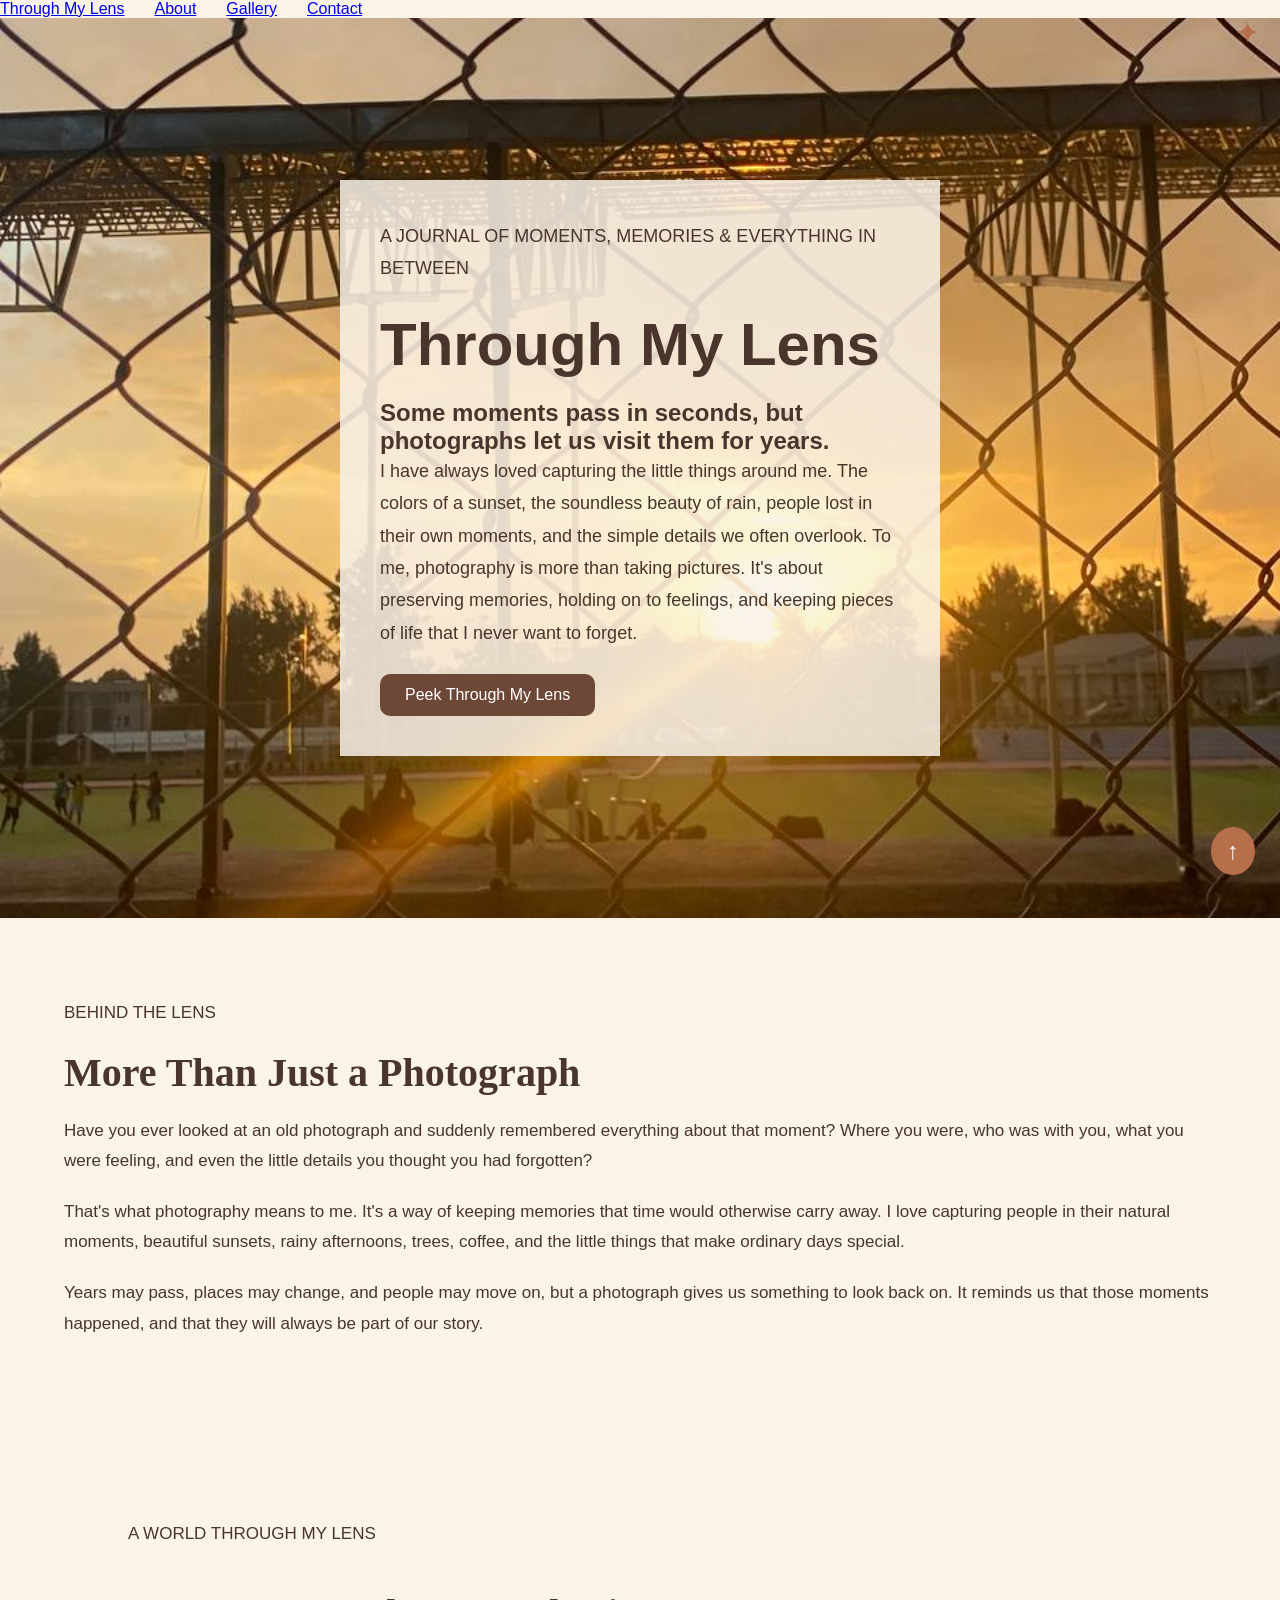
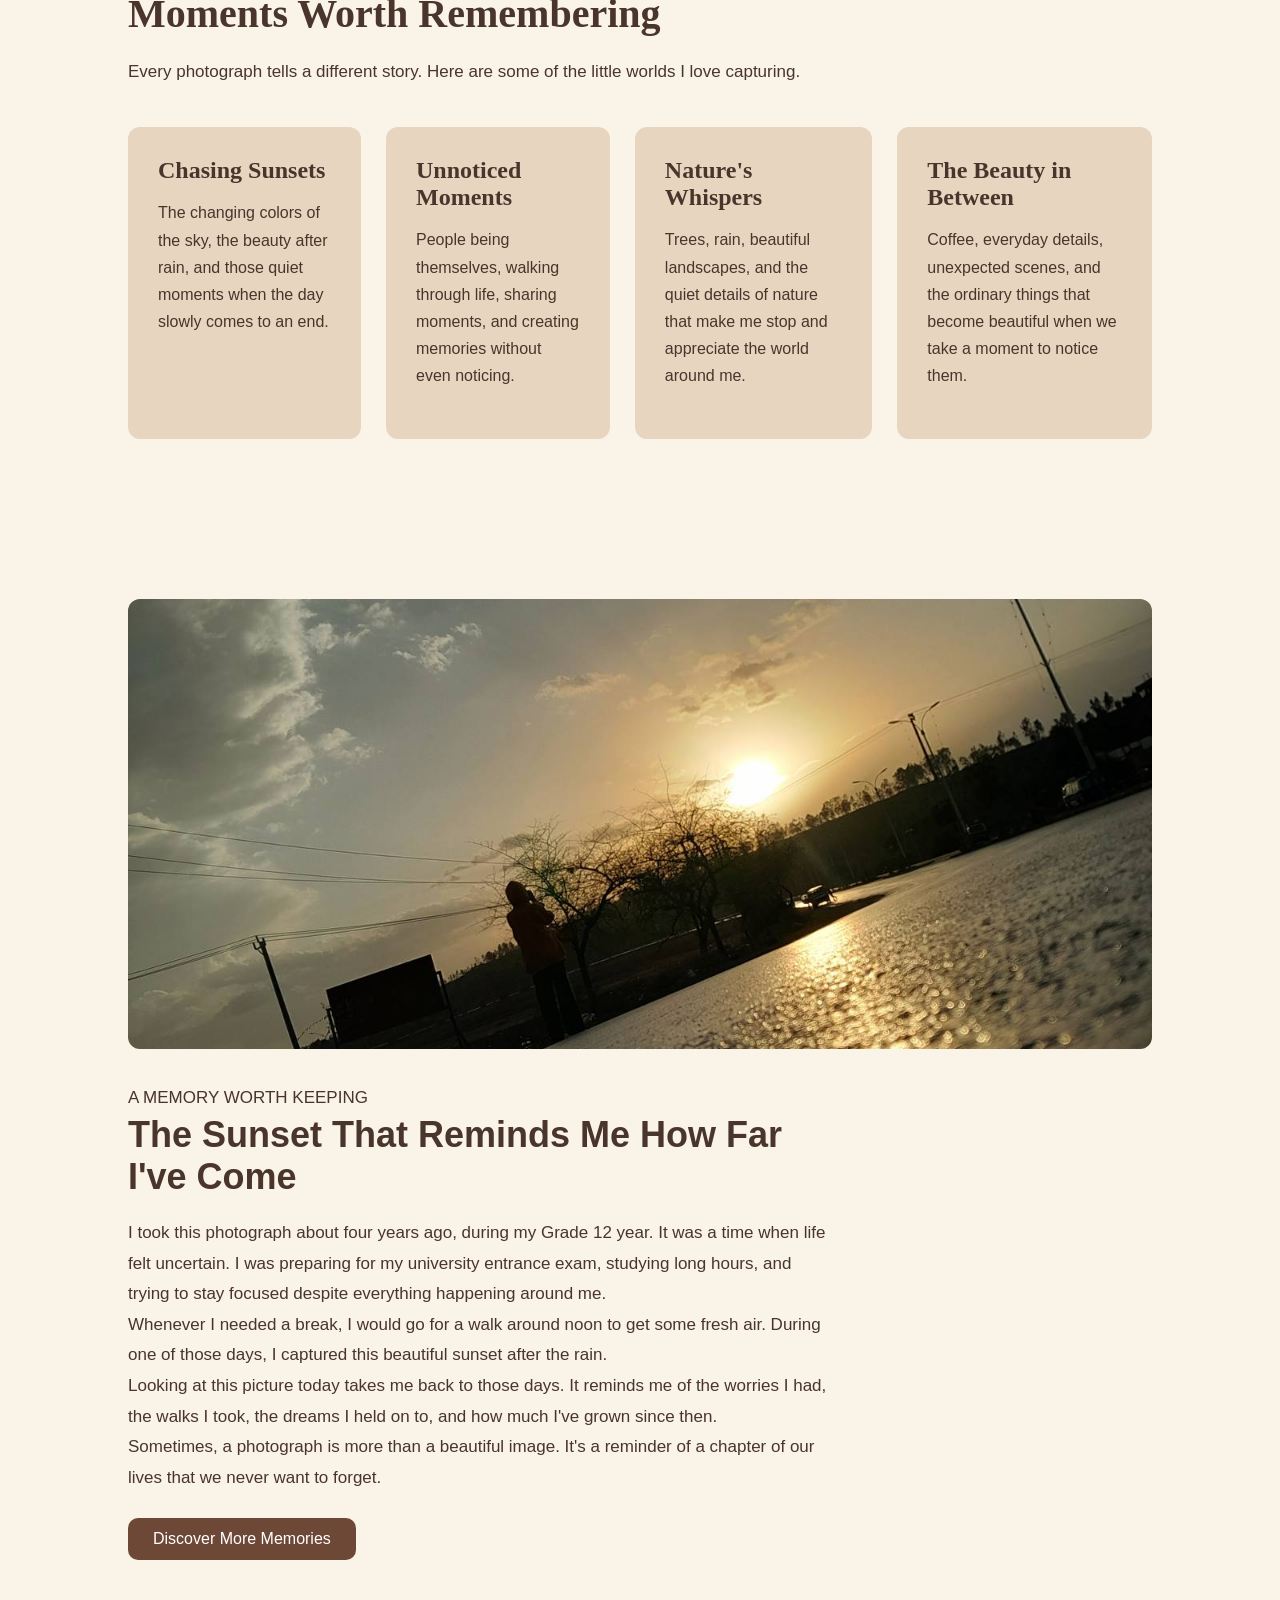
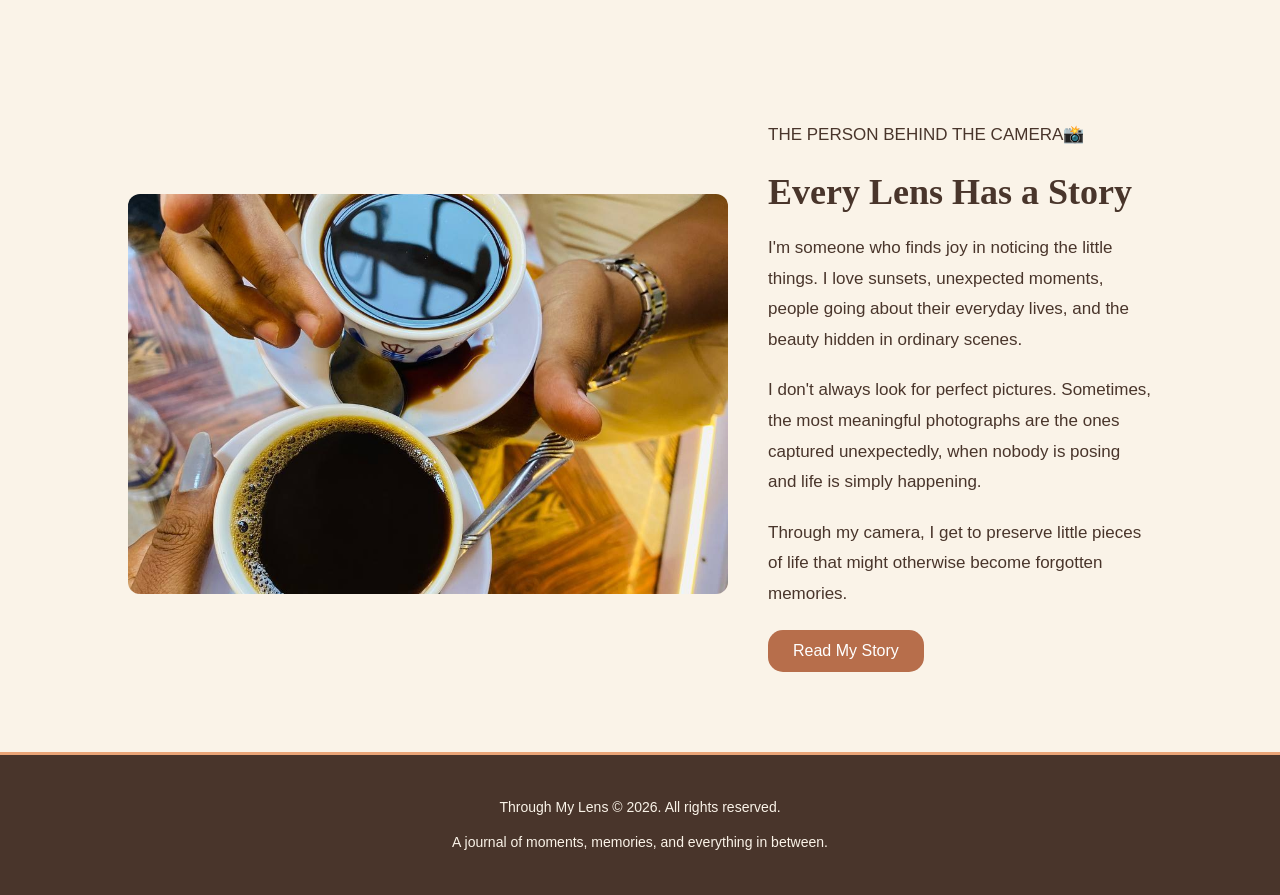
<file: index.html>
<!DOCTYPE html>
<html lang="en">
<head>
    <meta charset="UTF-8">
    <meta name="viewport" content="width=device-width, initial-scale=1.0">
    <meta name="description" content="Through My Lens is a personal photography journal celebrating sunsets, candid moments, nature, and everyday memories.">
    <title>Through My Lens | photography Journal</title>
   <link rel="stylesheet" href="css/style.css"/>
</head>
<body>
    <header>
       
        <nav>
     <a href="index.html">Through My Lens</a>
         <a href="pages/about.html">About</a>
         <a href="pages/gallery.html">Gallery</a>
         <a href="pages/contact.html">Contact</a>
        </nav>
    </header>
        <main>
            <section class="hero">
        <div class="hero-content">

        <p class="hero-intro">A JOURNAL OF MOMENTS, MEMORIES & EVERYTHING IN BETWEEN</p>
            <span class="decoration">✦</span>
        <h1>Through My Lens</h1>

        <h2>Some moments pass in seconds, but photographs let us visit them for years.</h2>

        <p class="hero-description">
            I have always loved capturing the little things around me.
            The colors of a sunset, the soundless beauty of rain,
            people lost in their own moments, and the simple details
            we often overlook. 

            To me, photography is more than taking pictures.
            It's about preserving memories, holding on to feelings,
            and keeping pieces of life that I never want to forget.
        </p>

        <a href="pages/gallery.html" class="hero-button">
            Peek Through My Lens
        </a>

    </div>
            </section>
            <section class="introduction">

    <div class="intro-content">

        <p class="section-label">BEHIND THE LENS</p>

        <h2>More Than Just a Photograph</h2>

        <p>
            Have you ever looked at an old photograph and suddenly
            remembered everything about that moment?

            Where you were, who was with you, what you were feeling,
            and even the little details you thought you had forgotten?
        </p>

        <p>
            That's what photography means to me. It's a way of keeping
            memories that time would otherwise carry away.

            I love capturing people in their natural moments, beautiful
            sunsets, rainy afternoons, trees, coffee, and the little
            things that make ordinary days special.
        </p>

        <p>
            Years may pass, places may change, and people may move on,
            but a photograph gives us something to look back on.
            It reminds us that those moments happened, and that
            they will always be part of our story.
        </p>

    </div>

          </section>
          
<section class="collections">

    <div class="collections-heading">

        <p class="section-label">A WORLD THROUGH MY LENS</p>

        <h2>Moments Worth Remembering</h2>

        <p>
            Every photograph tells a different story.
            Here are some of the little worlds I love capturing.
        </p>

    </div>

    <div class="collection-container">

        <article class="collection-card">

            <h3>Chasing Sunsets</h3>

            <p>
                The changing colors of the sky, the beauty after rain,
                and those quiet moments when the day slowly comes to an end.
            </p>

          

        </article>


        <article class="collection-card">

            <h3>Unnoticed Moments</h3>

            <p>
                People being themselves, walking through life,
                sharing moments, and creating memories without even noticing.
            </p>

    

        </article>


        <article class="collection-card">

            <h3>Nature's Whispers</h3>

            <p>
                Trees, rain, beautiful landscapes, and the quiet details
                of nature that make me stop and appreciate the world around me.
            </p>

    

        </article>


        <article class="collection-card">

            <h3>The Beauty in Between</h3>

            <p>
                Coffee, everyday details, unexpected scenes, and
                the ordinary things that become beautiful when we take
                a moment to notice them.
            </p>

            
        </article>

    </div>

</section>

<section class="featured-memory">

    <div class="memory-image">
        <img src="Images/sunset/sun-and-rain.jpg"
             alt="A beautiful sunset after the rain">
    </div>

    <div class="memory-content">

        <p class="section-label">A MEMORY WORTH KEEPING</p>

        <h2>The Sunset That Reminds Me How Far I've Come</h2>

        <p>
            I took this photograph about four years ago, during my
            Grade 12 year. It was a time when life felt uncertain.
            I was preparing for my university entrance exam, studying
            long hours, and trying to stay focused despite everything
            happening around me.
        </p>

        <p>
            Whenever I needed a break, I would go for a walk around
            noon to get some fresh air. During one of those days,
            I captured this beautiful sunset after the rain.
        </p>

        <p>
            Looking at this picture today takes me back to those days.
            It reminds me of the worries I had, the walks I took,
            the dreams I held on to, and how much I've grown since then.
        </p>

        <p>
            Sometimes, a photograph is more than a beautiful image.
            It's a reminder of a chapter of our lives that we never
            want to forget.
        </p>

        <a href="pages/gallery.html">Discover More Memories</a>

    </div>

</section>
<section class="about-photographer">

    <div class="about-image">

        <img src="Images/coffee/coffee-and-me.jpg"
             alt="A photograph representing the photographer">

    </div>

    <div class="about-content">

        <p class="section-label">THE PERSON BEHIND THE CAMERA📸 </p>

        <h2>Every Lens Has a Story</h2>

        <p>
            I'm someone who finds joy in noticing the little things.
            I love sunsets, unexpected moments, people going about
            their everyday lives, and the beauty hidden in ordinary scenes.
        </p>

        <p>
            I don't always look for perfect pictures. Sometimes,
            the most meaningful photographs are the ones captured
            unexpectedly, when nobody is posing and life is simply
            happening.
        </p>

        <p>
            Through my camera, I get to preserve little pieces of life
            that might otherwise become forgotten memories.
        </p>

        <a href="pages/about.html">Read My Story</a>

    </div>

</section>
        </main>
        <footer>
    <p>Through My Lens &copy; 2026. All rights reserved.</p>
    <p>A journal of moments, memories, and everything in between.</p>
</footer>
<a href="#" class="back-to-top">↑</a>
</body>
</html>
</file>
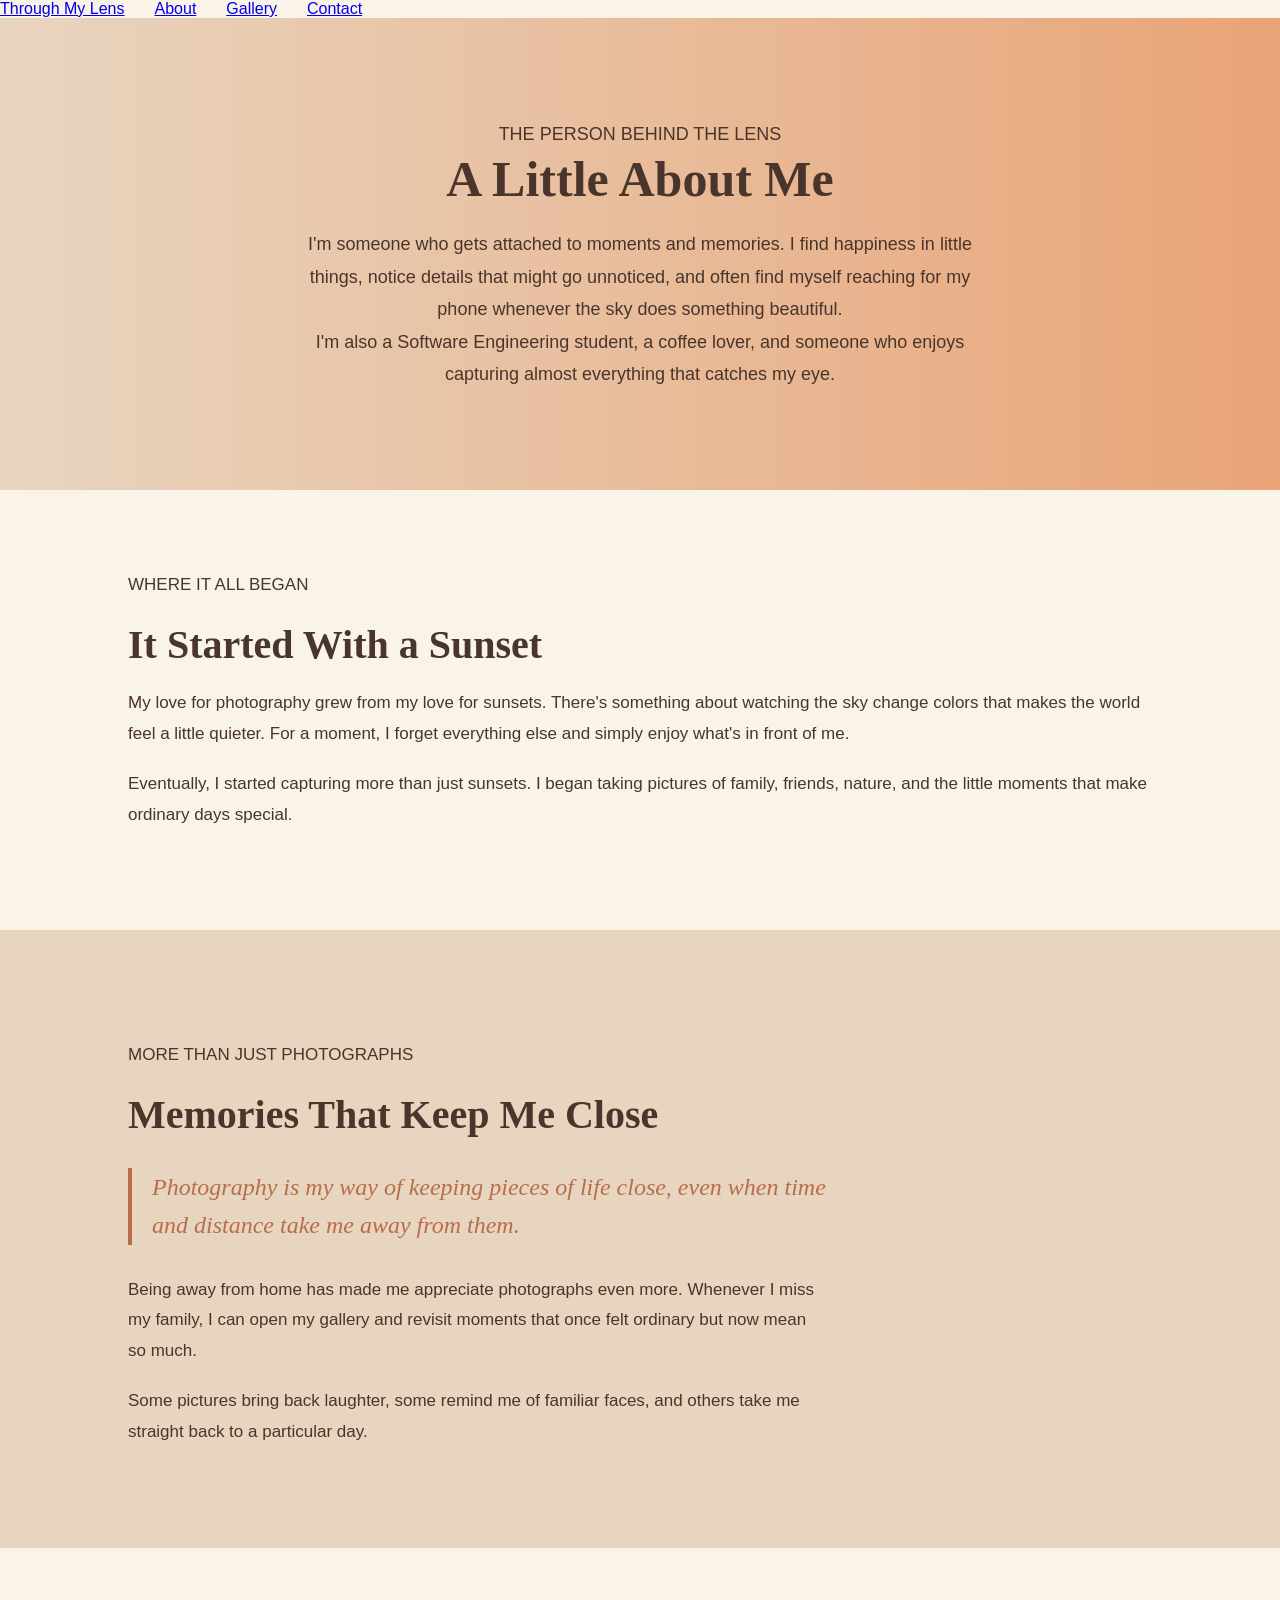
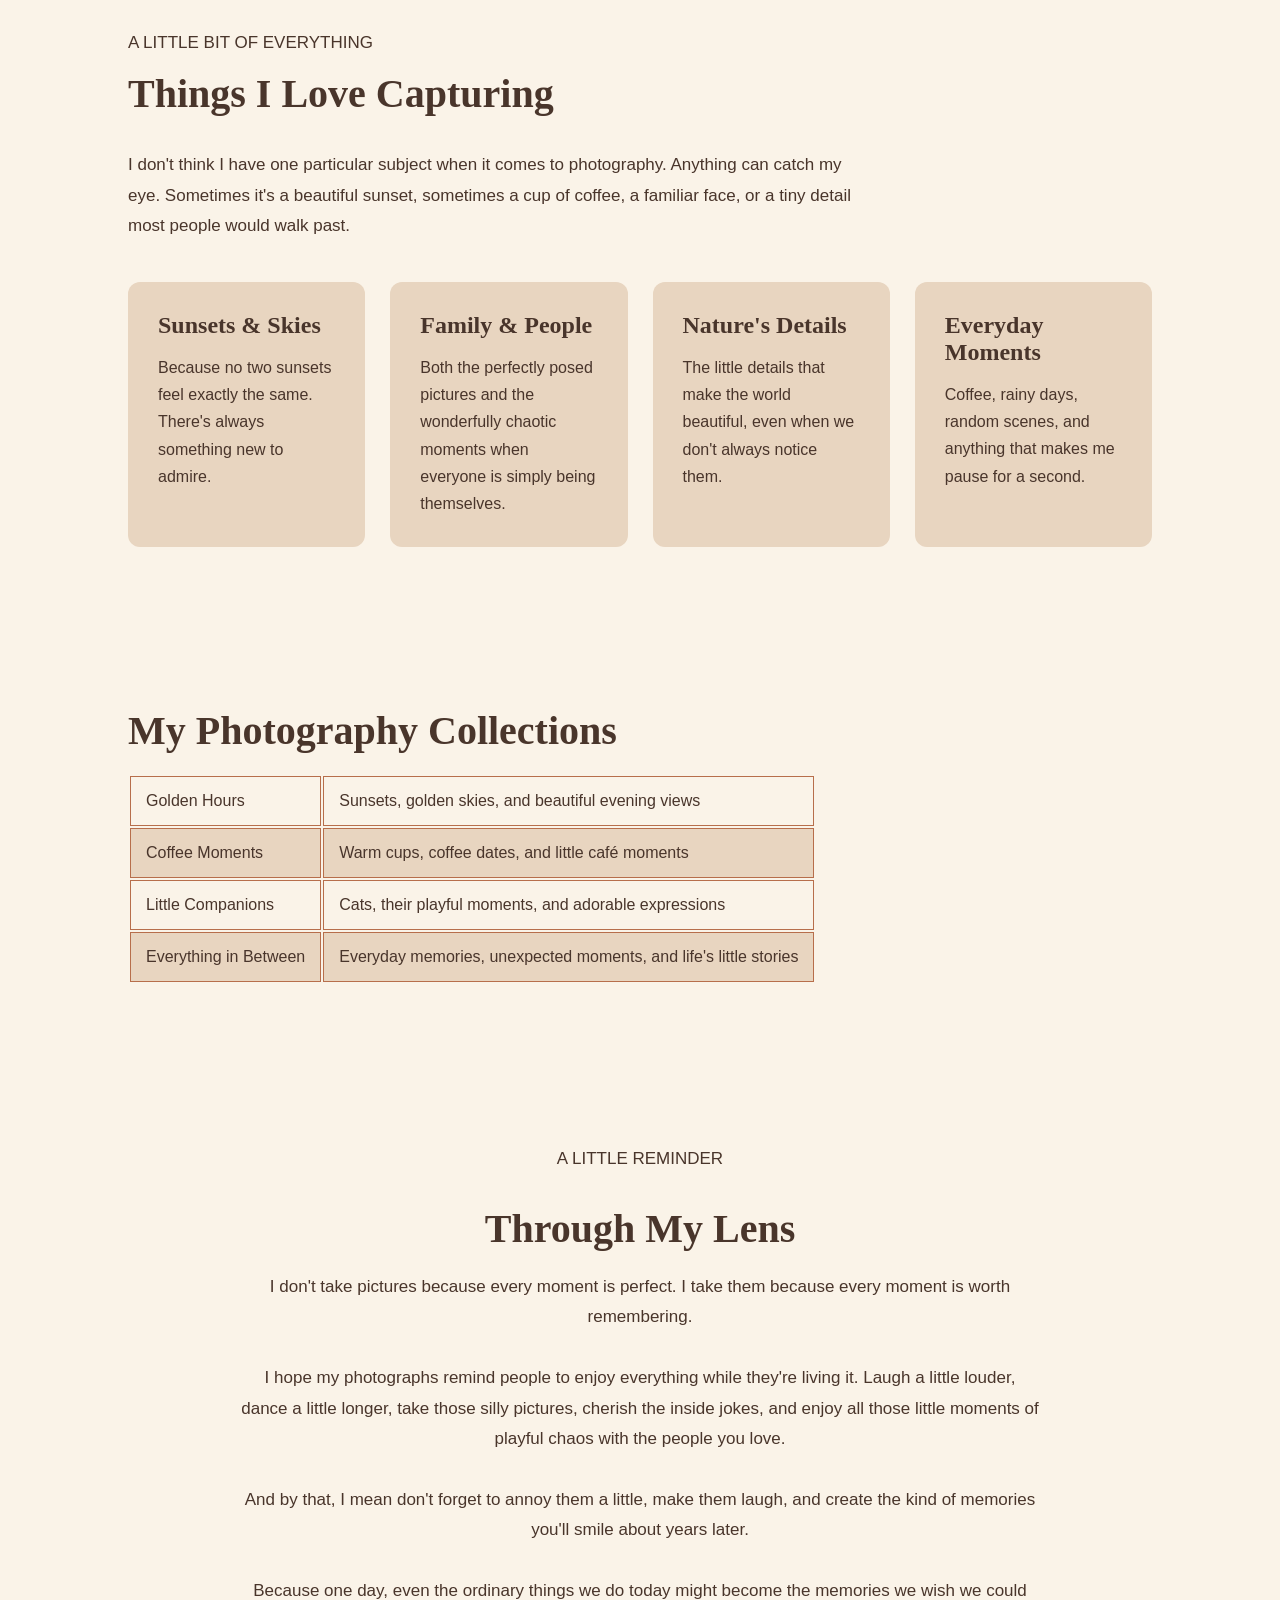
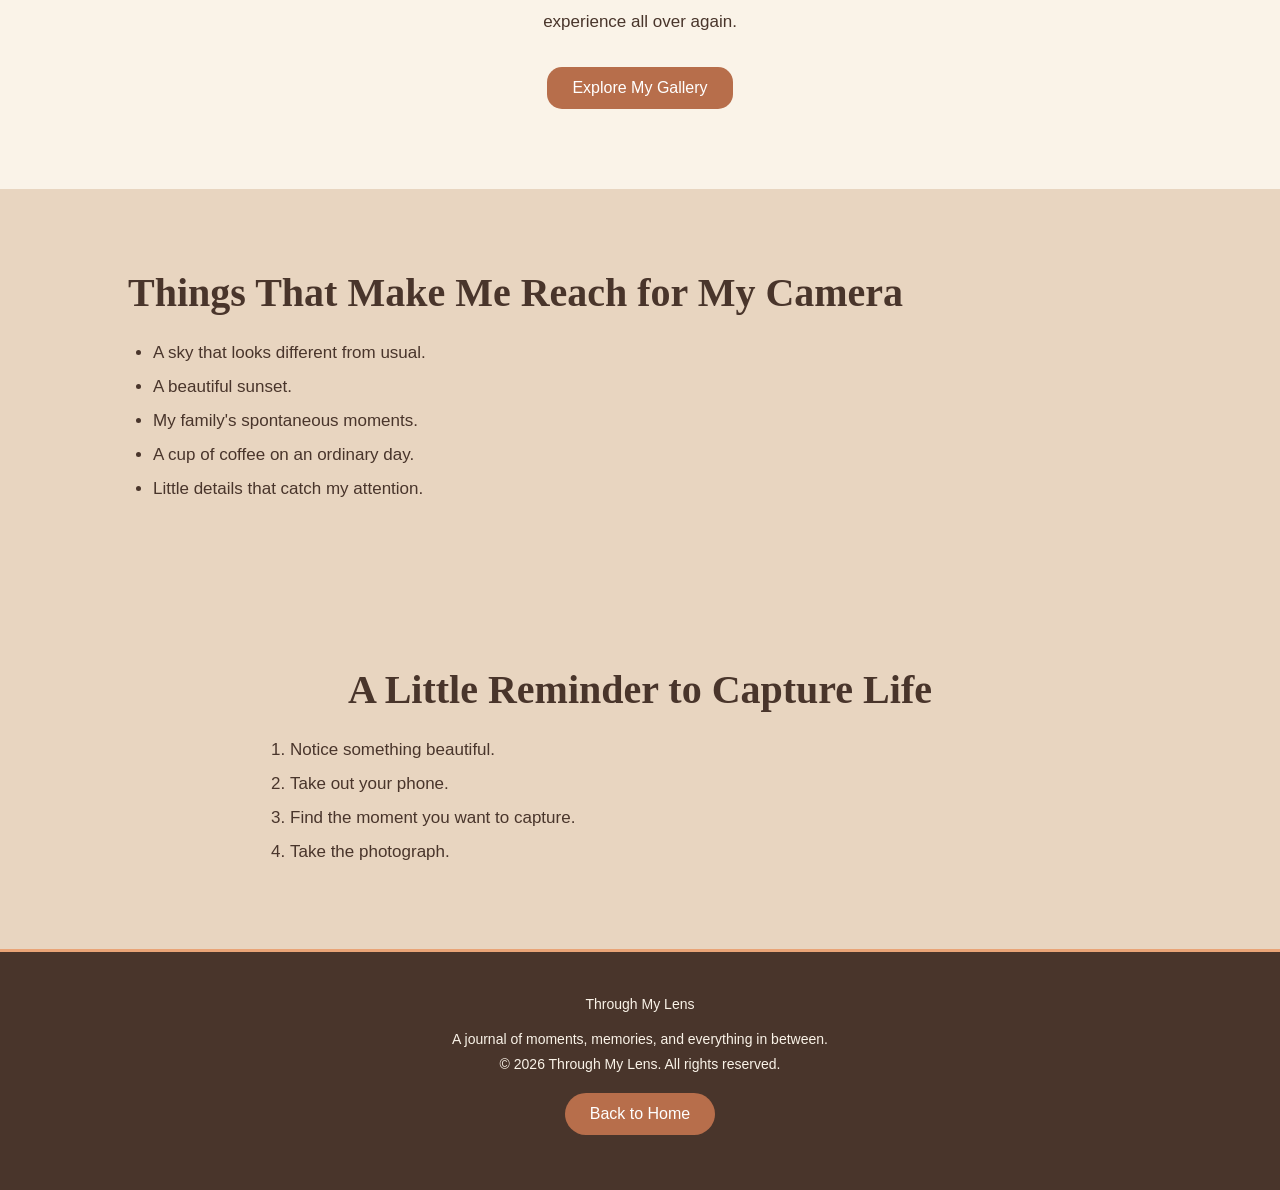
<file: pages/about.html>
<!DOCTYPE html>
<html lang="en">
<head>
    <meta charset="UTF-8">
    <meta name="viewport" content="width=device-width, initial-scale=1.0">
    <title>About Me | Through My Lens</title>
<link rel="stylesheet" href="../css/style.css">


</head>
<body>
    <header>
    <nav>
        <a href="../index.html" class="logo">Through My Lens</a>
        <a href="about.html">About</a>
        <a href="gallery.html">Gallery</a>
        <a href="contact.html">Contact</a>
        
    </nav>
</header>
<main>
    <section class="about-hero">

        <div class="about-hero-content">
            <p>THE PERSON BEHIND THE LENS</p>

            <h1>A Little About Me</h1>

            <p>
                I'm someone who gets attached to moments and memories.
                I find happiness in little things, notice details that
                might go unnoticed, and often find myself reaching for
                my phone whenever the sky does something beautiful.
            </p>
            <p>
    I'm also a Software Engineering student, a coffee lover,
    and someone who enjoys capturing almost everything that
    catches my eye.
</p>

        </div>

    </section>

    <section class="photography-story">

    <div class="story-content">

        <p>WHERE IT ALL BEGAN</p>

        <h2>It Started With a Sunset</h2>

        <p>
            My love for photography grew from my love for sunsets.
            There's something about watching the sky change colors
            that makes the world feel a little quieter. For a moment,
            I forget everything else and simply enjoy what's in front
            of me.
        </p>

        <p>
            Eventually, I started capturing more than just sunsets.
            I began taking pictures of family, friends, nature, and
            the little moments that make ordinary days special.
        </p>

    </div>

</section>
<section class="more-than-pictures">

    <div class="memory-content">

        <p>MORE THAN JUST PHOTOGRAPHS</p>

        <h2>Memories That Keep Me Close</h2>

        <blockquote>
            Photography is my way of keeping pieces of life close,
            even when time and distance take me away from them.
        </blockquote>

        <p>
            Being away from home has made me appreciate photographs
            even more. Whenever I miss my family, I can open my gallery
            and revisit moments that once felt ordinary but now mean
            so much.
        </p>

        <p>
            Some pictures bring back laughter, some remind me of
            familiar faces, and others take me straight back to
            a particular day.
        </p>

    </div>

</section>
<section class="things-i-capture">

    <div class="capture-intro">

        <p>A LITTLE BIT OF EVERYTHING</p>

        <h2>Things I Love Capturing</h2>

        <p>
            I don't think I have one particular subject when it comes
            to photography. Anything can catch my eye. Sometimes it's
            a beautiful sunset, sometimes a cup of coffee, a familiar
            face, or a tiny detail most people would walk past.
        </p>

    </div>

    <div class="capture-categories">

        <article class="capture-card">

            <h3>Sunsets & Skies</h3>

            <p>
                Because no two sunsets feel exactly the same.
                There's always something new to admire.
            </p>

        </article>

        <article class="capture-card">

            <h3>Family & People</h3>

            <p>
                Both the perfectly posed pictures and the wonderfully
                chaotic moments when everyone is simply being themselves.
            </p>

        </article>

        <article class="capture-card">

            <h3>Nature's Details</h3>

            <p>
                The little details that make the world beautiful,
                even when we don't always notice them.
            </p>

        </article>

        <article class="capture-card">

            <h3>Everyday Moments</h3>

            <p>
                Coffee, rainy days, random scenes, and anything
                that makes me pause for a second.
            </p>

        </article>

    </div>

</section>
<section class="photography-table">

    <h2>My Photography Collections</h2>

    <table>

      
           


<tr>
    <td>Golden Hours</td>
    <td>Sunsets, golden skies, and beautiful evening views</td>
</tr>

<tr>
    <td>Coffee Moments</td>
    <td>Warm cups, coffee dates, and little café moments</td>
</tr>

<tr>
    <td>Little Companions</td>
    <td>Cats, their playful moments, and adorable expressions</td>
</tr>

<tr>
    <td>Everything in Between</td>
    <td>Everyday memories, unexpected moments, and life's little stories</td>
</tr>


        </tbody>

    </table>

</section>

<section class="photography-philosophy">

    <div class="philosophy-content">

        <p>A LITTLE REMINDER</p>

        <h2>Through My Lens</h2>

        <p>
            I don't take pictures because every moment is perfect.
            I take them because every moment is worth remembering.
        </p>

        <p>
            I hope my photographs remind people to enjoy everything
            while they're living it. Laugh a little louder, dance a
            little longer, take those silly pictures, cherish the
            inside jokes, and enjoy all those little moments of
            playful chaos with the people you love.
        </p>

        <p>
            And by that, I mean don't forget to annoy them a little,
            make them laugh, and create the kind of memories you'll
            smile about years later.
        </p>

        <p>
            Because one day, even the ordinary things we do today
            might become the memories we wish we could experience
            all over again.
        </p>

        <a href="gallery.html">Explore My Gallery</a>

    </div>

</section>
<section class="photography-habits">

    <h2>Things That Make Me Reach for My Camera</h2>

    <ul>
        <li>A sky that looks different from usual.</li>
        <li>A beautiful sunset.</li>
        <li>My family's spontaneous moments.</li>
        <li>A cup of coffee on an ordinary day.</li>
        <li>Little details that catch my attention.</li>
    </ul>

</section>
<section class="photography-steps">

    <h2>A Little Reminder to Capture Life</h2>

    <ol>
        <li>Notice something beautiful.</li>
        <li>Take out your phone.</li>
        <li>Find the moment you want to capture.</li>
        <li>Take the photograph.</li>
    </ol>

</section>
</main>
<footer>

    <p>Through My Lens</p>

    <p>A journal of moments, memories, and everything in between.</p>

    <p>&copy; 2026 Through My Lens. All rights reserved.</p>

    <a href="../index.html" class="back-home">Back to Home</a>

</footer>
    
</body>
</html>
</file>
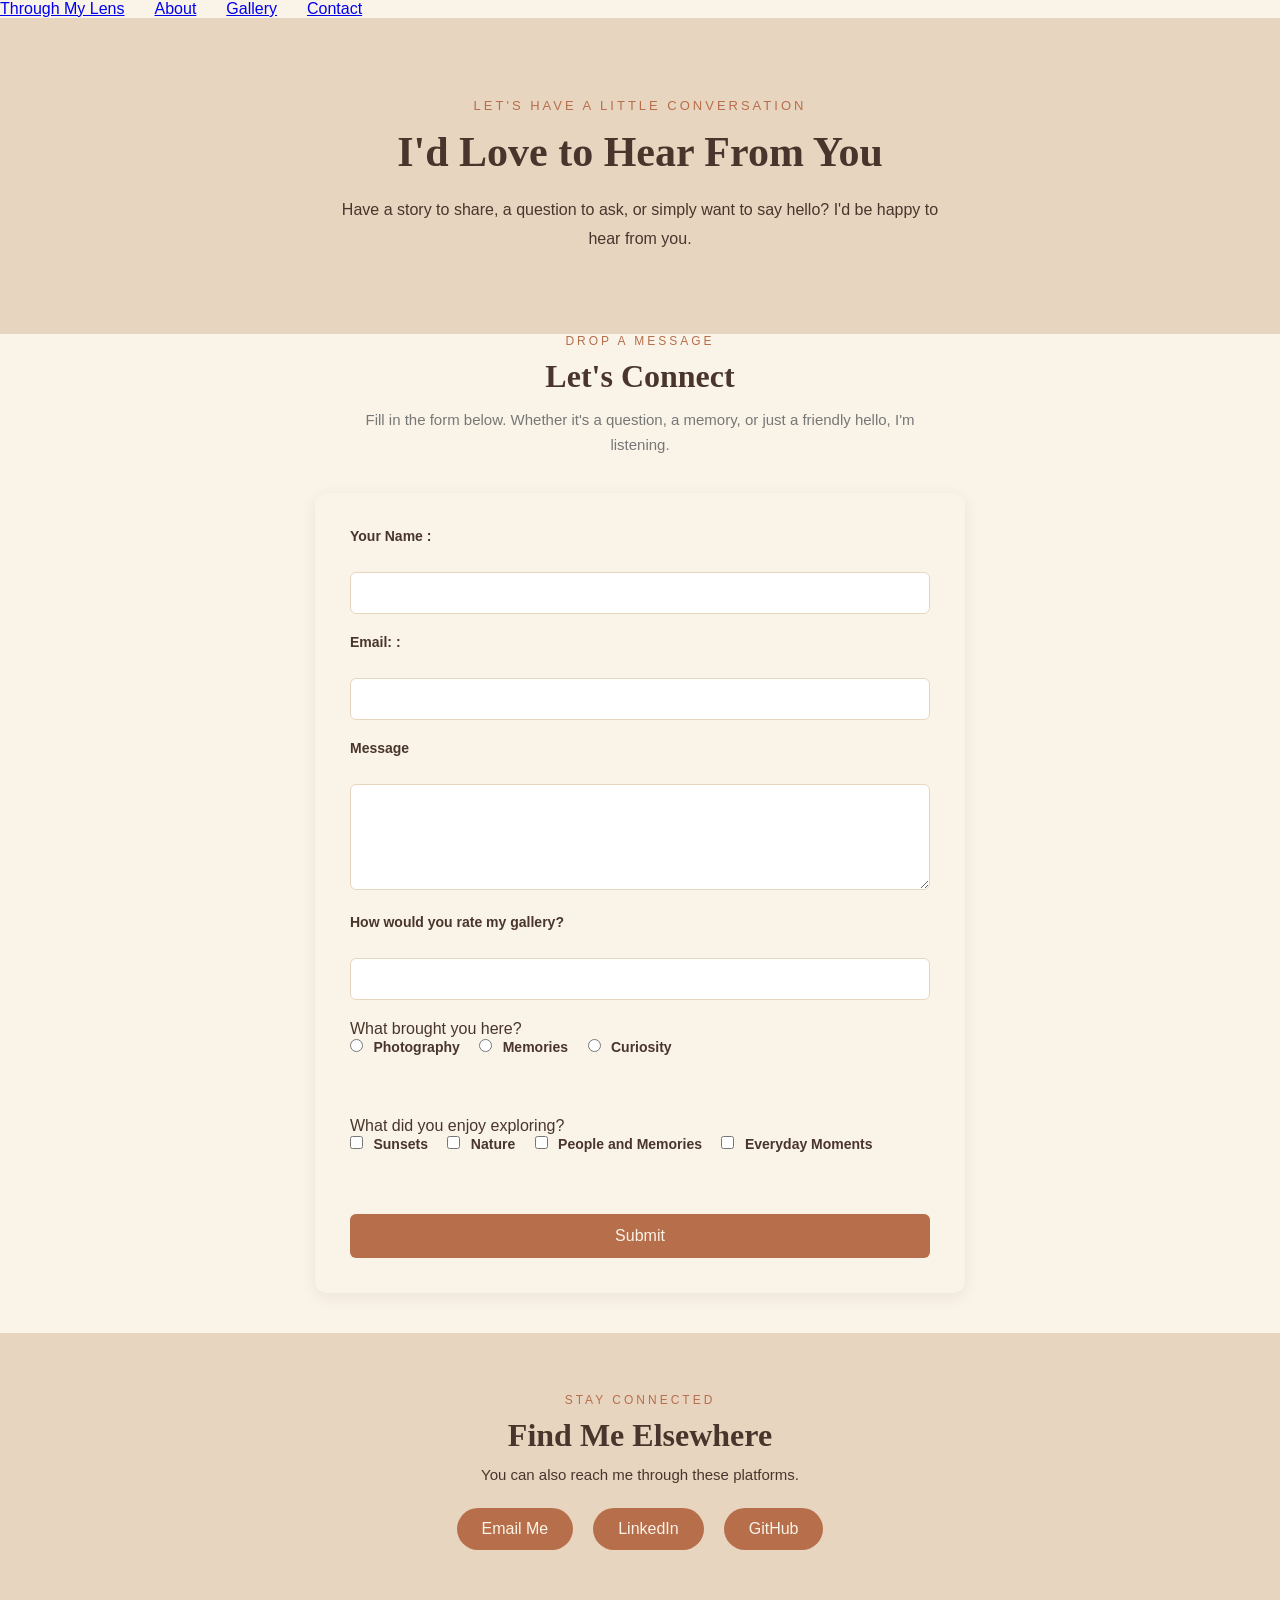
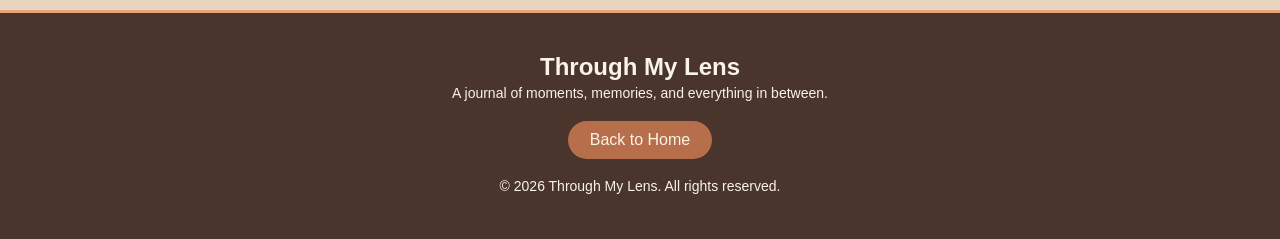
<file: pages/contact.html>
<!DOCTYPE html>
<html lang="en">
<head>
    <meta charset="UTF-8">
    <meta name="viewport" content="width=device-width, initial-scale=1.0">
    <title>Contact Me | Through My Lens</title>
    <link rel="stylesheet" href="../css/style.css">
</head>
<body>
    <header>
        <nav>
            <a href="../index.html" class="logo"> Through My Lens</a>
            <a href="about.html">About</a>
             <a href="gallery.html">Gallery</a>
              <a href="contact.html">Contact</a>
            
            
        </nav>
    </header>
    <main>

    <section class="contact-hero">

        <p>LET'S HAVE A LITTLE CONVERSATION</p>

        <h1>I'd Love to Hear From You</h1>

        <p>
            Have a story to share, a question to ask, or simply
            want to say hello? I'd be happy to hear from you.
        </p>

    </section>
    <section class="contact-form-section">

    <div class="form-intro">

        <p>DROP A MESSAGE</p>

        <h2>Let's Connect</h2>

        <p>
            Fill in the form below. Whether it's a question,
            a memory, or just a friendly hello, I'm listening.
        </p>

    </div>
    <form class="contact-form">
        <label for="name">Your Name :</label>
        <input type="text" id="name" name ="name" required>
        <label for="email">Email: :</label>
        <input type="email" id="email" name="email" required>
        <label for="message" >Message</label>
        <textarea id="message"
            name="message"
            rows="5"
            required>
        </textarea><label for="rating">How would you rate my gallery?</label>

        <input
            type="number"
            id="rating"
            name="rating"
            min="1"
            max="10">
            <div  class="form-group" >
            <p>What brought you here?</p>

    <div class="form-options">
<input type="radio" id="photography" name="reason" value="photography">
<label for="photography">Photography</label>

<input type="radio" id="memories" name="reason" value="memories">
<label for="memories">Memories</label>

<input type="radio" id="curiosity" name="reason" value="curiosity">
<label for="curiosity">Curiosity</label>
</div>
</div>
<div  class="form-group">
<p>What did you enjoy exploring?</p>

    <div class="form-options">

<input type="checkbox" id="sunsets" name="interests" value="sunsets">
<label for="sunsets">Sunsets</label>

<input type="checkbox" id="nature" name="interests" value="nature">
<label for="nature">Nature</label>

<input type="checkbox" id="people" name="interests" value="people">
<label for="people">People and Memories</label>

<input type="checkbox" id="everyday" name="interests" value="everyday">
<label for="everyday">Everyday Moments</label>
</div>
</div>
<button type="submit">Submit</button>
    </form>
<section class="contact-information">

    <p>STAY CONNECTED</p>

    <h2>Find Me Elsewhere</h2>

    <p>You can also reach me through these platforms.</p>

    <div class="social-links">

        <a href="mailto:mahlet15tadese@gmail.com">
            Email Me
        </a>

        <a href="https://www.linkedin.com/in/mahlet-tadesse2121"
           target="_blank"
           title="Visit my LinkedIn profile">
            LinkedIn
        </a>

        <a href="https://github.com/mahi-2121"
           target="_blank"
           title="Visit my GitHub profile">
            GitHub
        </a>
        


    </div>

</section>


</section>

</main>
<footer>

    <h2>Through My Lens</h2>

    <p>A journal of moments, memories, and everything in between.</p>

    <a href="../index.html">Back to Home</a>

    <p>&copy; 2026 Through My Lens. All rights reserved.</p>

</footer>
</body>
</html>
</file>
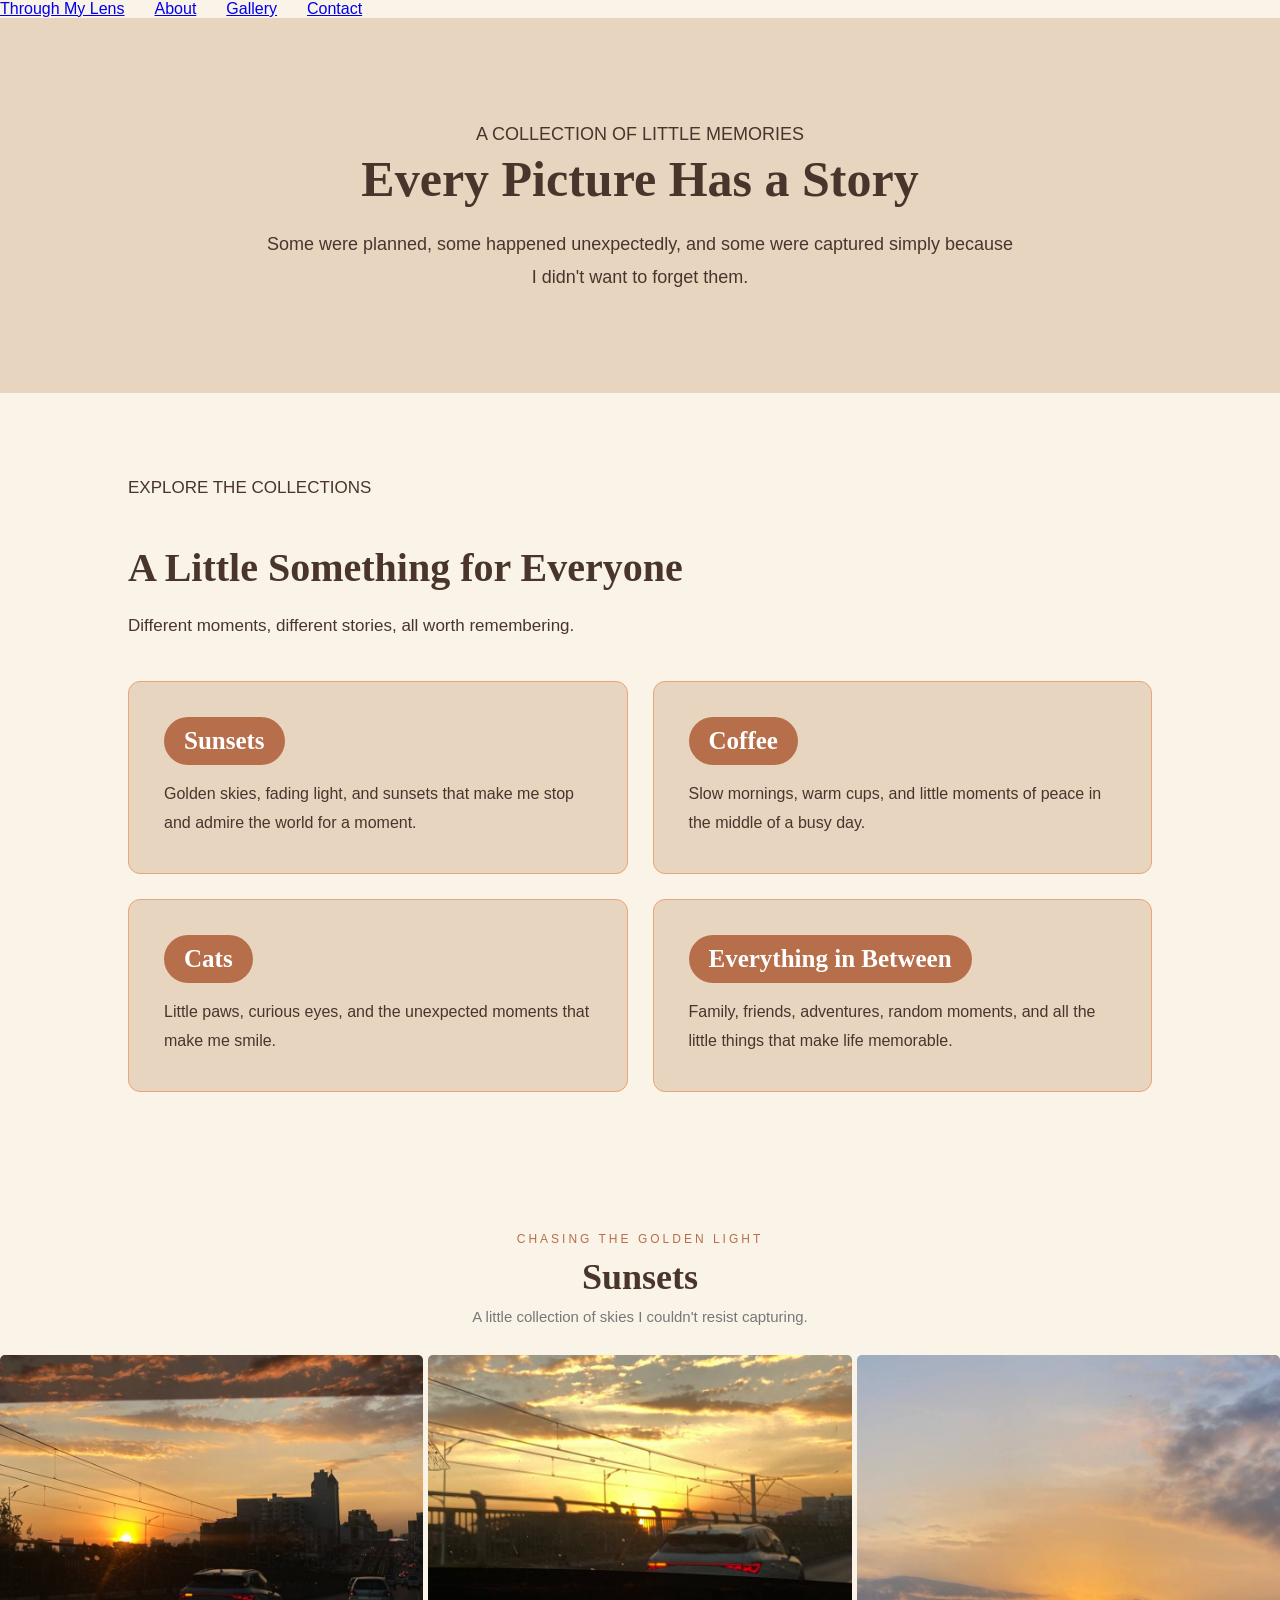
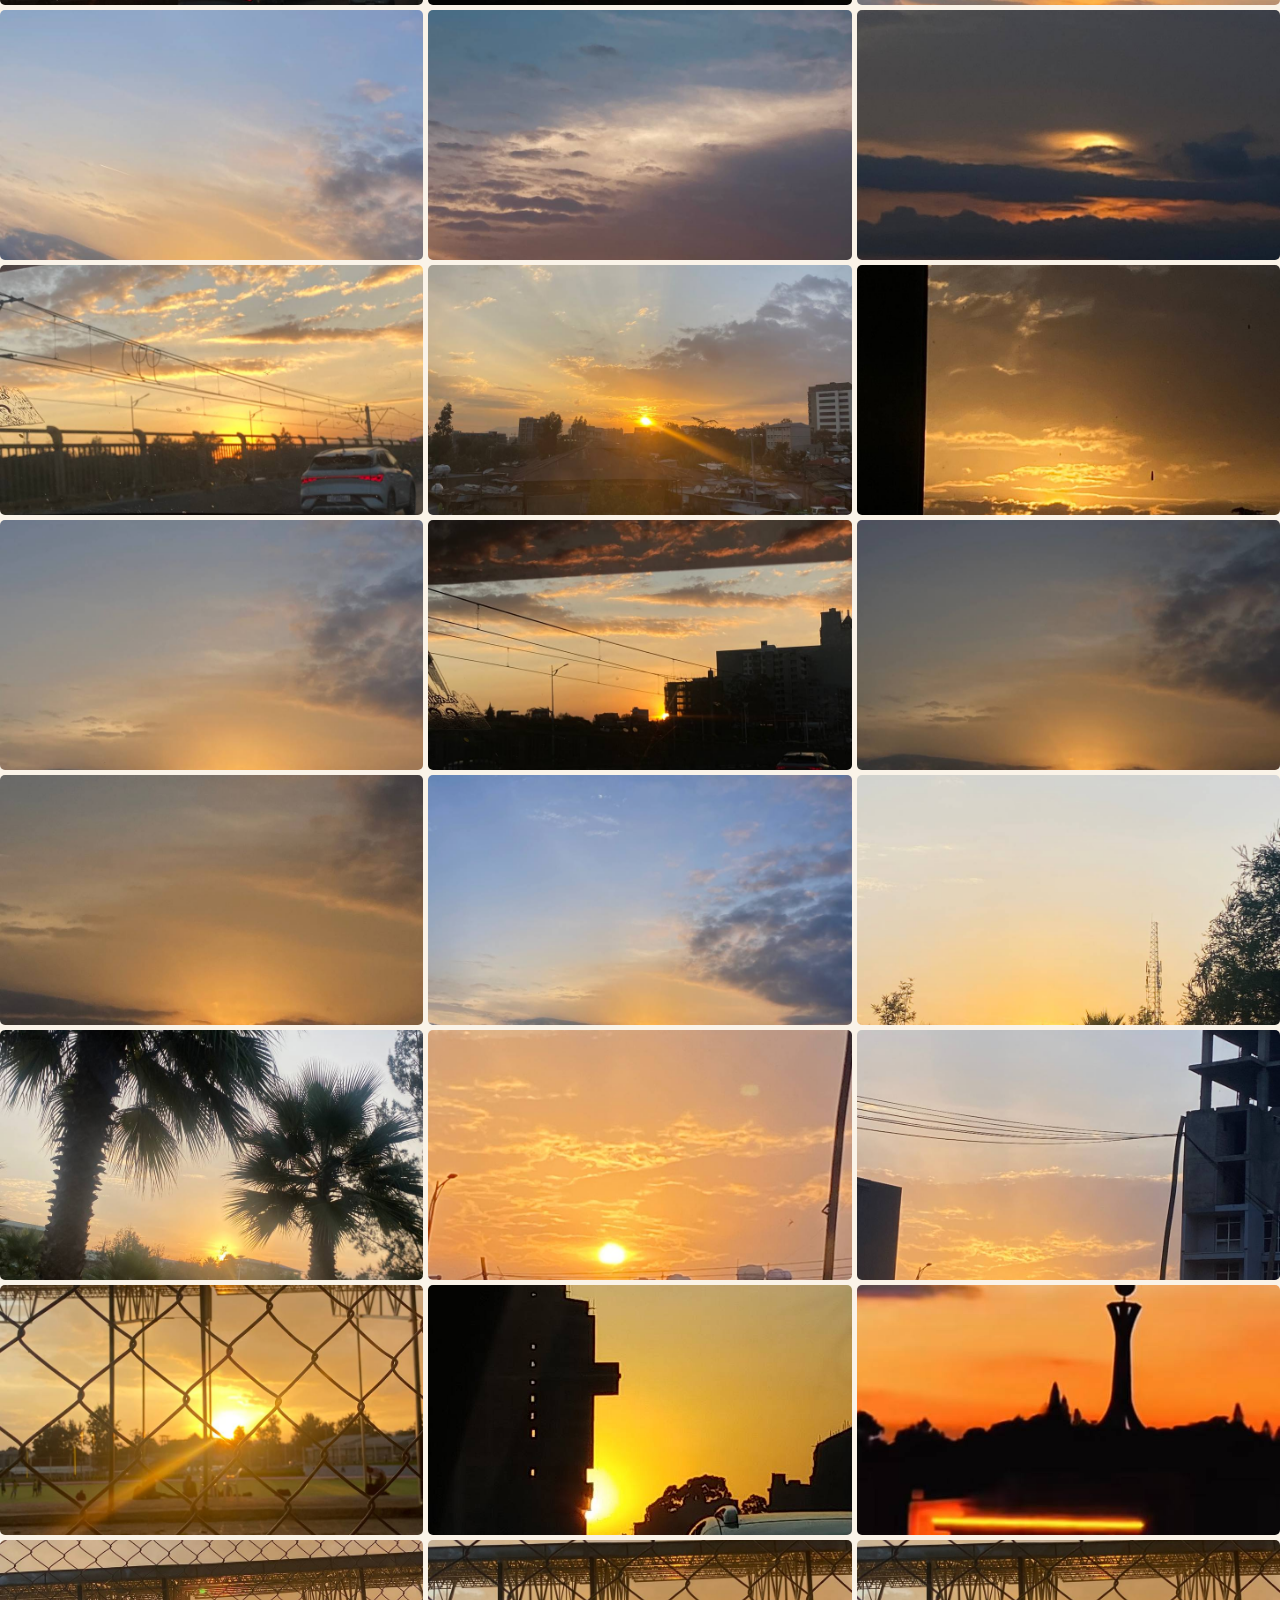
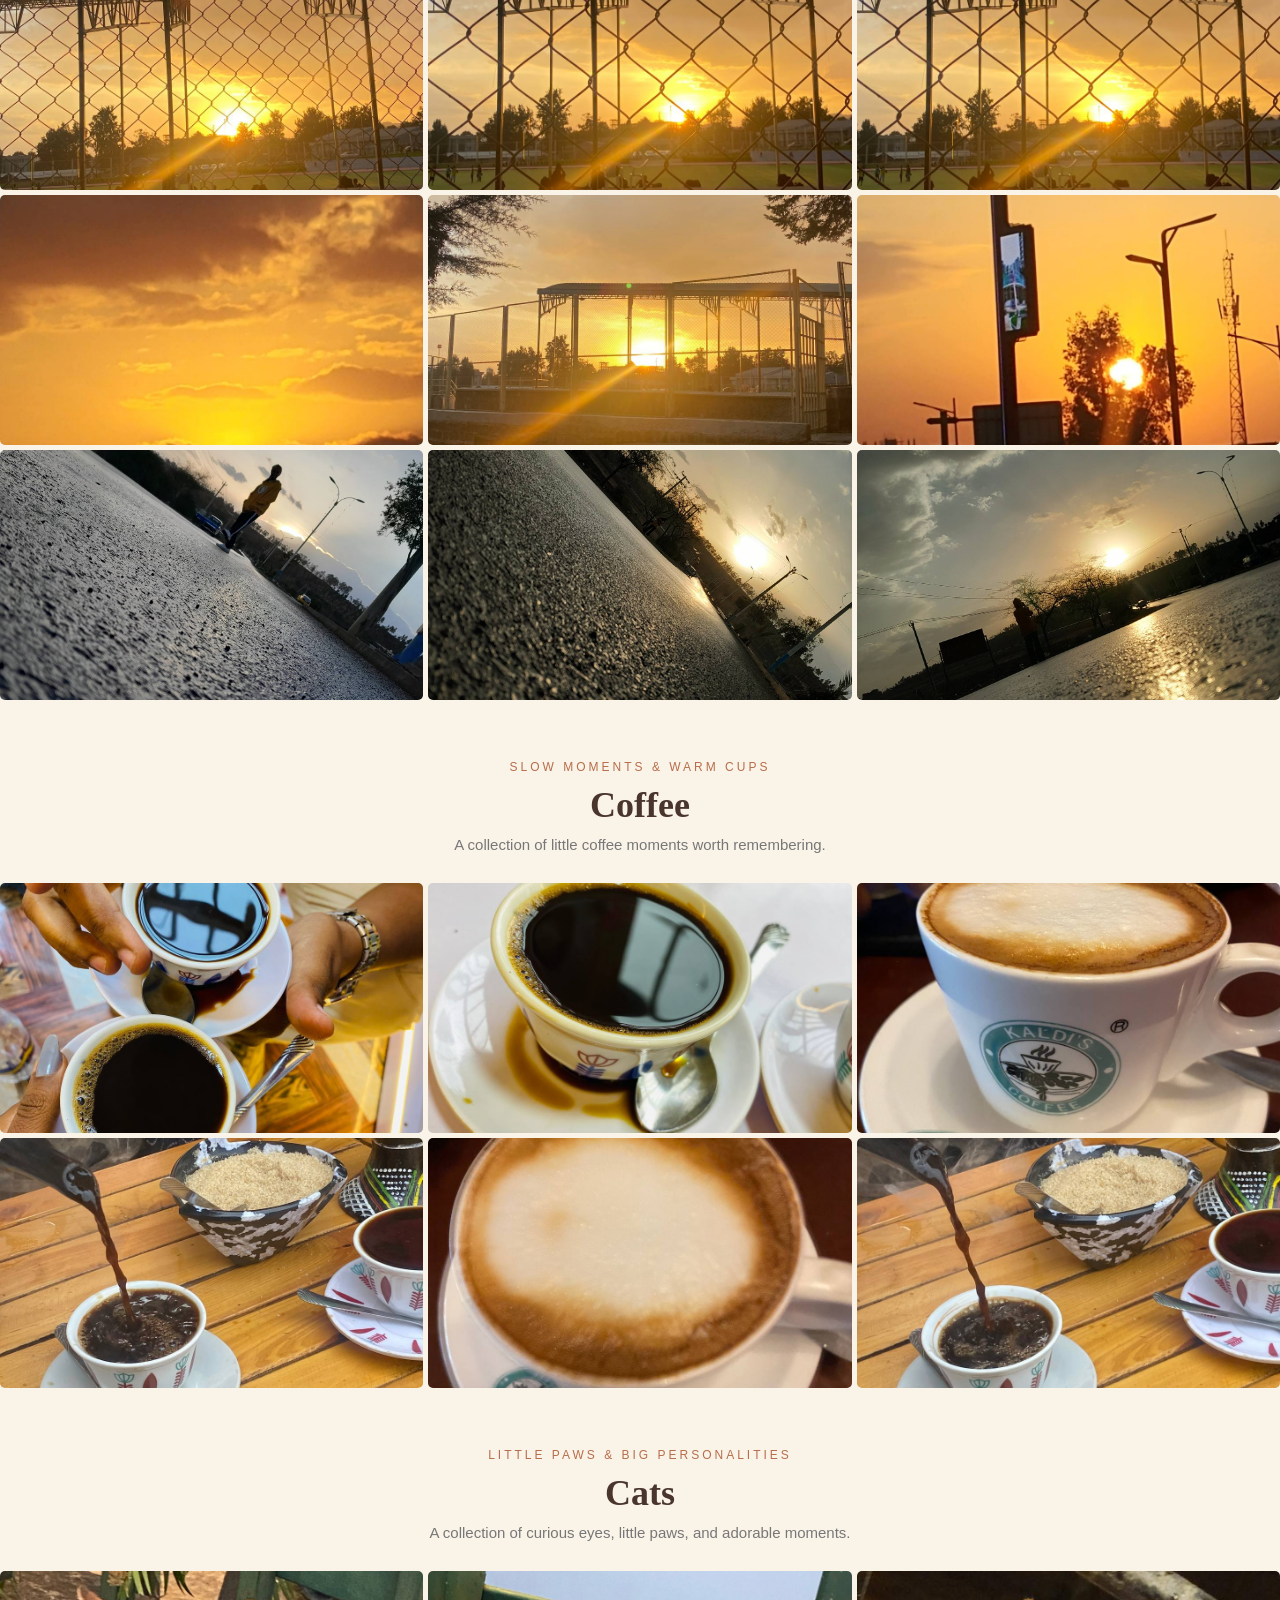
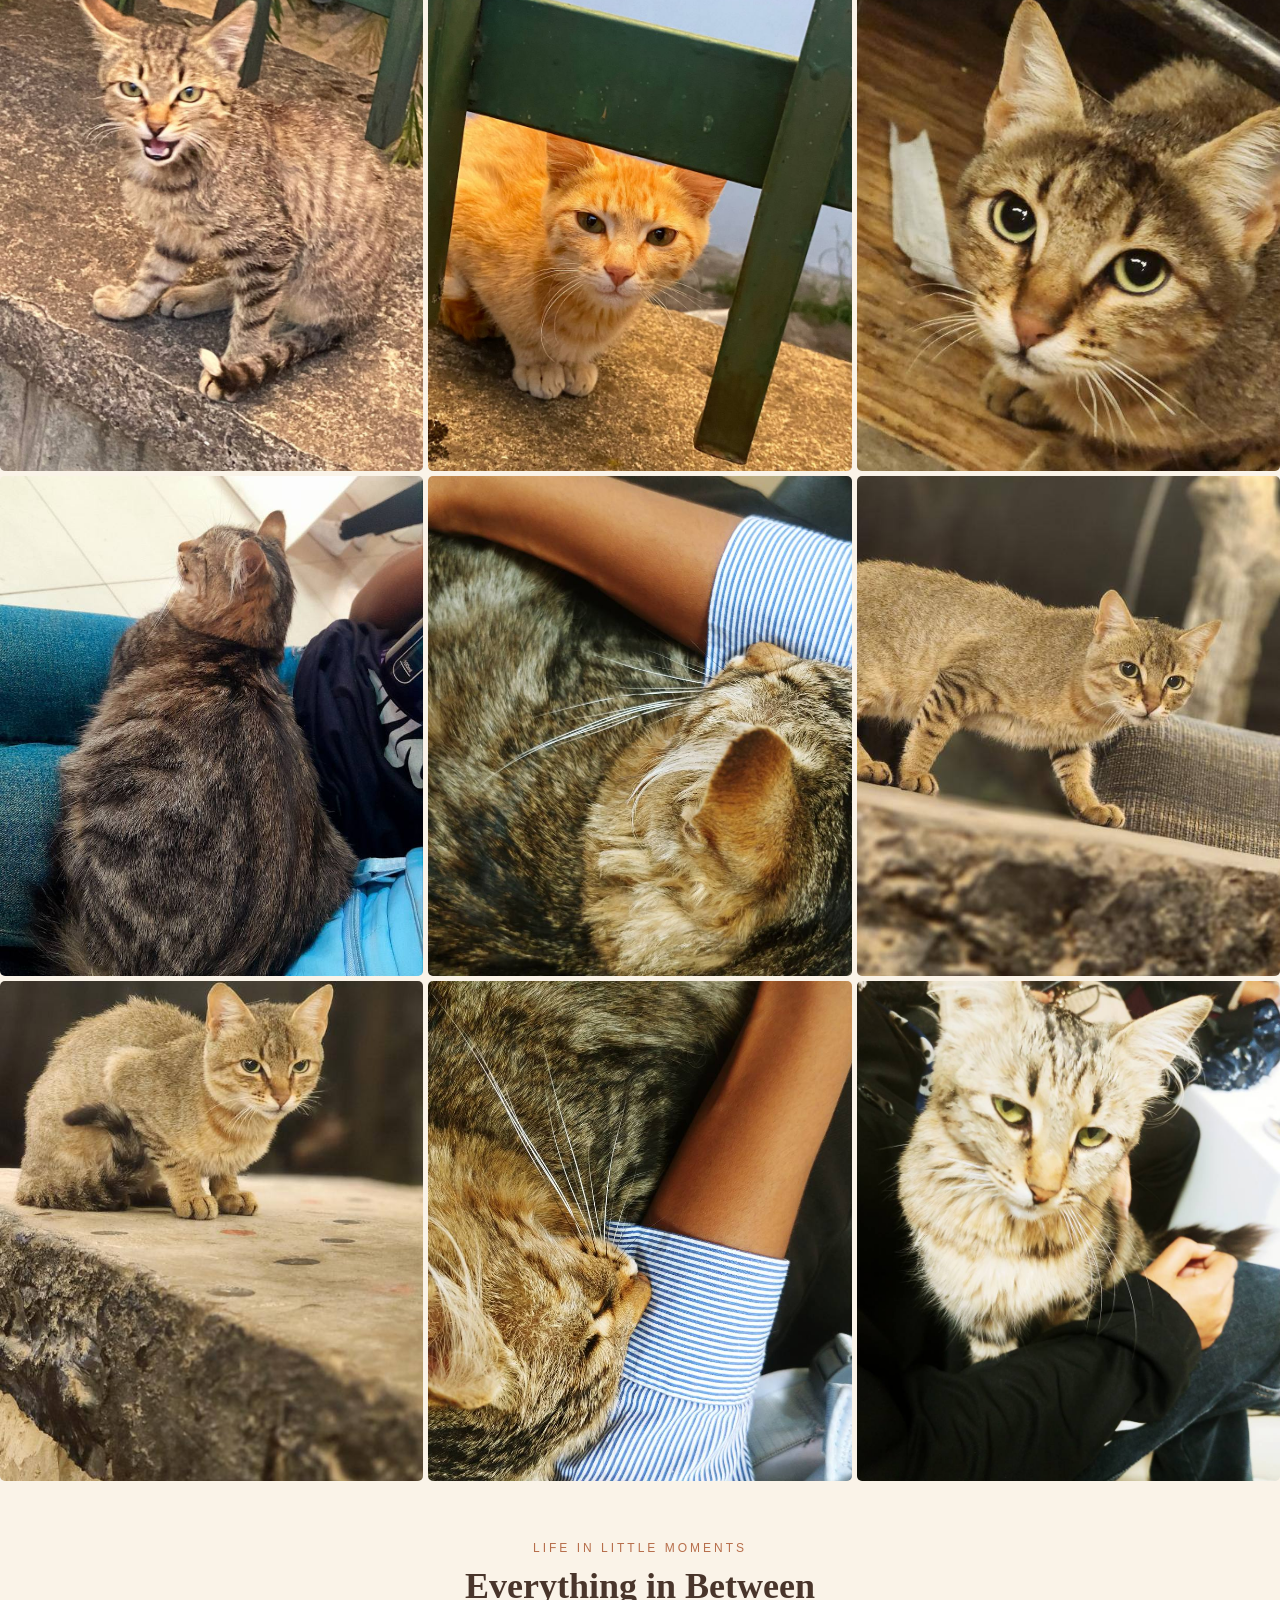
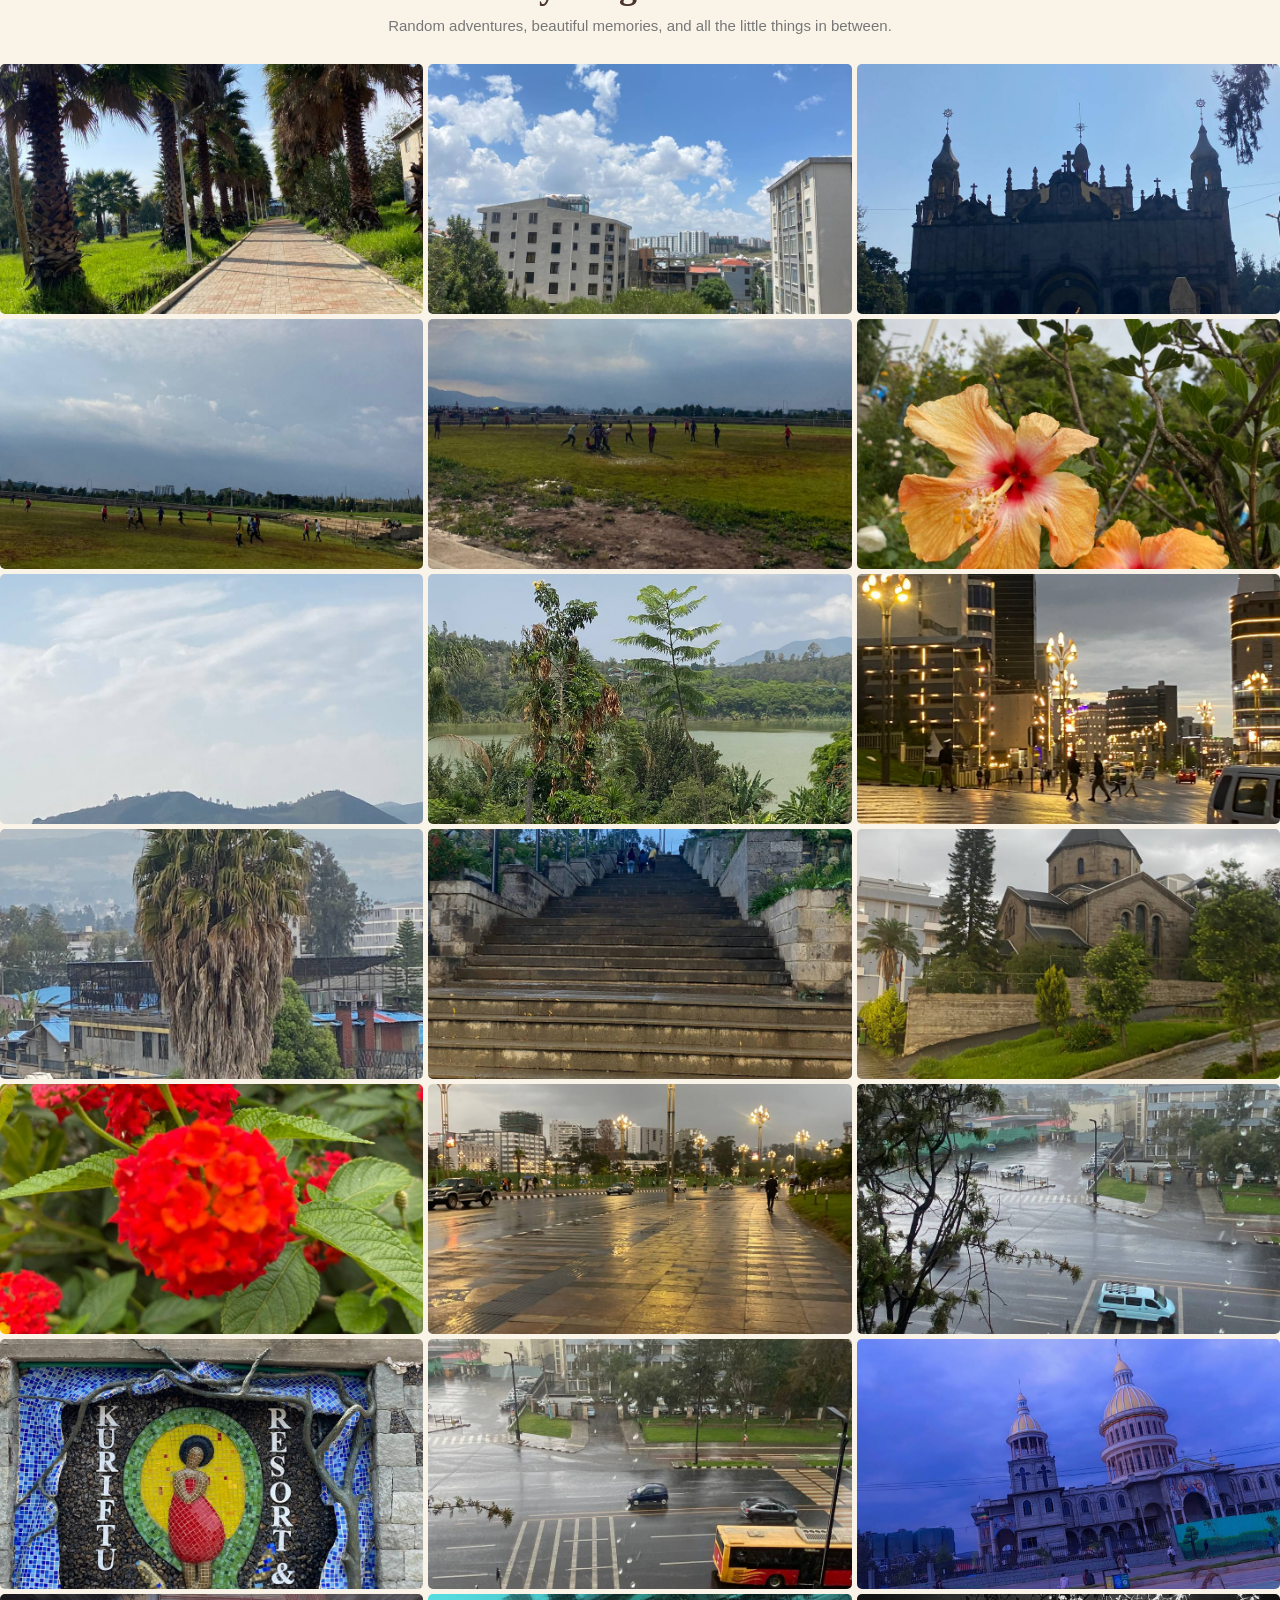
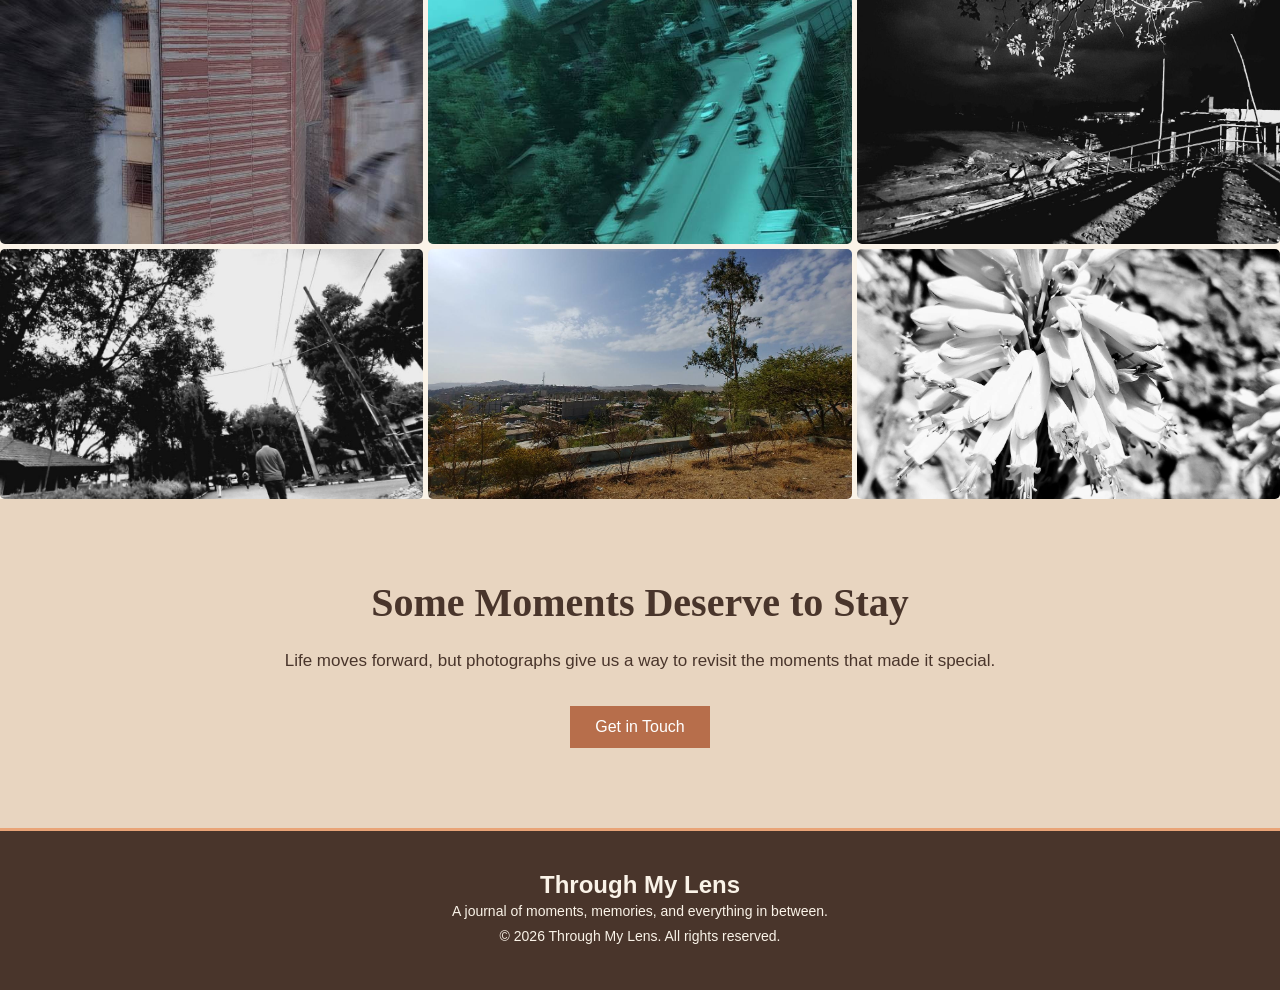
<file: pages/gallery.html>
<!DOCTYPE html>
<html lang="en">
<head>
    <meta charset="UTF-8">
    <meta name="viewport" content="width=device-width, initial-scale=1.0">
    <title> My Gallery | Through My Lens</title>
    <link rel="stylesheet" href="../css/style.css">

</head>
<body>
    <header>
        <nav>

        <a href="../index.html" class="logo">Through My Lens</a>
        <a href="about.html">About</a>
        <a href="gallery.html">Gallery</a>
        <a href="contact.html">Contact</a>
          
        </nav>
    </header>
    <main>

    <section class="gallery-hero">

        <p>A COLLECTION OF LITTLE MEMORIES</p>

        <h1>Every Picture Has a Story</h1>

        <p>
            Some were planned, some happened unexpectedly,
            and some were captured simply because I didn't
            want to forget them.
        </p>

    </section>
  
<section class="photo-collections">

    <div class="collections-intro">

        <p>EXPLORE THE COLLECTIONS</p>

        <h2>A Little Something for Everyone</h2>

        <p>
            Different moments, different stories, all worth remembering.
        </p>

    </div>

    <div class="collections-container">
       <article class="collection-cards">
           <h3>
        <a href="#sunset-gallery">Sunsets</a>
    </h3>
            <p>Golden skies, fading light, and sunsets that make me stop and admire the world for a moment.</p>
      </article>
      <article class="collection-cards">
        <h3>
    <a href="#coffee-gallery">Coffee</a>
</h3>
        <p>Slow mornings, warm cups, and little moments of peace in the middle of a busy day.</p>
      </article>

      <article class="collection-cards">
         <h3>
    <a href="#cats-gallery">Cats</a>
</h3>
         <p>Little paws, curious eyes, and the unexpected moments that make me smile.</p>
      </article>
      
      <article class="collection-cards">
          <h3>
    <a href="#moments-gallery">Everything in Between</a>
</h3>
         <p>Family, friends, adventures, random moments, and all the little things that make life memorable.</p>
      </article>

    </div>

</section>
<section class="category-gallery" id="sunset-gallery">

    <div class="category-intro">
        <p>CHASING THE GOLDEN LIGHT</p>
        <h2>Sunsets</h2>
        <p>A little collection of skies I couldn't resist capturing.</p>
    </div>
  <div class="sunset-grid">

    <figure class="sunset-item">
        <a href="../Images/sunset/photo_2026-11-18_19-56-05.jpg">
            <img src="../Images/sunset/photo_2026-11-18_19-56-05.jpg" alt="Sunset photograph">
        </a>
    </figure>

    <figure class="sunset-item">
        <a href="../Images/sunset/photo_2026-11-18_19-56-06.jpg">
            <img src="../Images/sunset/photo_2026-11-18_19-56-06.jpg" alt="Sunset photograph">
        </a>
    </figure>

    <figure class="sunset-item">
        <a href="../Images/sunset/photo_2026-11-18_19-56-08.jpg">
            <img src="../Images/sunset/photo_2026-11-18_19-56-08.jpg" alt="Sunset photograph">
        </a>
    </figure>

    <figure class="sunset-item">
        <a href="../Images/sunset/photo_2026-11-18_19-56-09.jpg">
            <img src="../Images/sunset/photo_2026-11-18_19-56-09.jpg" alt="Sunset photograph">
        </a>
    </figure>

    <figure class="sunset-item">
        <a href="../Images/sunset/photo_2026-11-18_19-56-10.jpg">
            <img src="../Images/sunset/photo_2026-11-18_19-56-10.jpg" alt="Sunset photograph">
        </a>
    </figure>

    <figure class="sunset-item">
        <a href="../Images/sunset/photo_2026-11-18_19-56-11.jpg">
            <img src="../Images/sunset/photo_2026-11-18_19-56-11.jpg" alt="Sunset photograph">
        </a>
    </figure>

    <figure class="sunset-item">
        <a href="../Images/sunset/photo_2026-11-18_19-56-13.jpg">
            <img src="../Images/sunset/photo_2026-11-18_19-56-13.jpg" alt="Sunset photograph">
        </a>
    </figure>

    <figure class="sunset-item">
        <a href="../Images/sunset/photo_2026-11-18_19-56-14.jpg">
            <img src="../Images/sunset/photo_2026-11-18_19-56-14.jpg" alt="Sunset photograph">
        </a>
    </figure>

    <figure class="sunset-item">
        <a href="../Images/sunset/photo_2026-11-18_19-56-15.jpg">
            <img src="../Images/sunset/photo_2026-11-18_19-56-15.jpg" alt="Sunset photograph">
        </a>
    </figure>

    <figure class="sunset-item">
        <a href="../Images/sunset/photo_2026-11-18_19-56-16 (2).jpg">
            <img src="../Images/sunset/photo_2026-11-18_19-56-16 (2).jpg" alt="Sunset photograph">
        </a>
    </figure>

    <figure class="sunset-item">
        <a href="../Images/sunset/photo_2026-11-18_19-56-16.jpg">
            <img src="../Images/sunset/photo_2026-11-18_19-56-16.jpg" alt="Sunset photograph">
        </a>
    </figure>

    <figure class="sunset-item">
        <a href="../Images/sunset/photo_2026-11-18_19-56-17.jpg">
            <img src="../Images/sunset/photo_2026-11-18_19-56-17.jpg" alt="Sunset photograph">
        </a>
    </figure>

    <figure class="sunset-item">
        <a href="../Images/sunset/photo_2026-11-18_19-56-18.jpg">
            <img src="../Images/sunset/photo_2026-11-18_19-56-18.jpg" alt="Sunset photograph">
        </a>
    </figure>

    <figure class="sunset-item">
        <a href="../Images/sunset/photo_2026-11-18_19-56-19.jpg">
            <img src="../Images/sunset/photo_2026-11-18_19-56-19.jpg" alt="Sunset photograph">
        </a>
    </figure>

    <figure class="sunset-item">
        <a href="../Images/sunset/photo_2026-11-18_19-56-21.jpg">
            <img src="../Images/sunset/photo_2026-11-18_19-56-21.jpg" alt="Sunset photograph">
        </a>
    </figure>

    <figure class="sunset-item">
        <a href="../Images/sunset/photo_2026-11-18_19-56-23.jpg">
            <img src="../Images/sunset/photo_2026-11-18_19-56-23.jpg" alt="Sunset photograph">
        </a>
    </figure>

    <figure class="sunset-item">
        <a href="../Images/sunset/photo_2026-11-18_19-56-24.jpg">
            <img src="../Images/sunset/photo_2026-11-18_19-56-24.jpg" alt="Sunset photograph">
        </a>
    </figure>

    <figure class="sunset-item">
        <a href="../Images/sunset/photo_2026-11-18_19-56-25.jpg">
            <img src="../Images/sunset/photo_2026-11-18_19-56-25.jpg" alt="Sunset photograph">
        </a>
    </figure>

    <figure class="sunset-item">
        <a href="../Images/sunset/photo_2026-11-18_19-56-28.jpg">
            <img src="../Images/sunset/photo_2026-11-18_19-56-28.jpg" alt="Sunset photograph">
        </a>
    </figure>

    <figure class="sunset-item">
        <a href="../Images/sunset/photo_2026-11-18_19-56-31.jpg">
            <img src="../Images/sunset/photo_2026-11-18_19-56-31.jpg" alt="Sunset photograph">
        </a>
    </figure>

    <figure class="sunset-item">
        <a href="../Images/sunset/photo_2026-11-18_19-56-32.jpg">
            <img src="../Images/sunset/photo_2026-11-18_19-56-32.jpg" alt="Sunset photograph">
        </a>
    </figure>

    <figure class="sunset-item">
        <a href="../Images/sunset/photo_2026-11-18_19-56-34.jpg">
            <img src="../Images/sunset/photo_2026-11-18_19-56-34.jpg" alt="Sunset photograph">
        </a>
    </figure>

    <figure class="sunset-item">
        <a href="../Images/sunset/photo_2026-11-18_19-56-36 (2).jpg">
            <img src="../Images/sunset/photo_2026-11-18_19-56-36 (2).jpg" alt="Sunset photograph">
        </a>
    </figure>

    <figure class="sunset-item">
        <a href="../Images/sunset/photo_2026-11-18_19-56-36.jpg">
            <img src="../Images/sunset/photo_2026-11-18_19-56-36.jpg" alt="Sunset photograph">
        </a>
    </figure>

    <figure class="sunset-item">
        <a href="../Images/sunset/photo_2026-11-18_19-56-40.jpg">
            <img src="../Images/sunset/photo_2026-11-18_19-56-40.jpg" alt="Sunset photograph">
        </a>
    </figure>

    <figure class="sunset-item">
        <a href="../Images/sunset/photo_2026-11-18_19-56-43.jpg">
            <img src="../Images/sunset/photo_2026-11-18_19-56-43.jpg" alt="Sunset photograph">
        </a>
    </figure>

    <figure class="sunset-item">
        <a href="../Images/sunset/photo_2026-11-18_19-56-47.jpg">
            <img src="../Images/sunset/photo_2026-11-18_19-56-47.jpg" alt="Sunset photograph">
        </a>
    </figure>

    <figure class="sunset-item">
        <a href="../Images/sunset/photo_2026-11-18_19-56-48.jpg">
            <img src="../Images/sunset/photo_2026-11-18_19-56-48.jpg" alt="Sunset photograph">
        </a>
    </figure>

    <figure class="sunset-item">
        <a href="../Images/sunset/photo_2026-11-18_19-56-53.jpg">
            <img src="../Images/sunset/photo_2026-11-18_19-56-53.jpg" alt="Sunset photograph">
        </a>
    </figure>

    <figure class="sunset-item">
        <a href="../Images/sunset/sun-and-rain.jpg">
            <img src="../Images/sunset/sun-and-rain.jpg" alt="Sun and rain">
        </a>
    </figure>

</div>

</section>
<section class="category-gallery" id="coffee-gallery">

    <div class="category-intro">
        <p>SLOW MOMENTS & WARM CUPS</p>
        <h2>Coffee</h2>
        <p>A collection of little coffee moments worth remembering.</p>
    </div>

    <div class="coffee-grid">

        <figure class="coffee-item">
            <a href="../Images/coffee/coffee-and-me.jpg">
                <img src="../Images/coffee/coffee-and-me.jpg" alt="Coffee and me">
            </a>
        </figure>

        <figure class="coffee-item">
            <a href="../Images/coffee/photo_2026-11-19_16-04-53.jpg">
                <img src="../Images/coffee/photo_2026-11-19_16-04-53.jpg" alt="Coffee photograph">
            </a>
        </figure>

        <figure class="coffee-item">
            <a href="../Images/coffee/photo_2026-11-19_16-04-56.jpg">
                <img src="../Images/coffee/photo_2026-11-19_16-04-56.jpg" alt="Coffee photograph">
            </a>
        </figure>

        <figure class="coffee-item">
            <a href="../Images/coffee/photo_2026-11-19_16-04-58.jpg">
                <img src="../Images/coffee/photo_2026-11-19_16-04-58.jpg" alt="Coffee photograph">
            </a>
        </figure>

        <figure class="coffee-item">
            <a href="../Images/coffee/photo_2026-11-19_16-05-01.jpg">
                <img src="../Images/coffee/photo_2026-11-19_16-05-01.jpg" alt="Coffee photograph">
            </a>
        </figure>

        <figure class="coffee-item">
            <a href="../Images/coffee/photo_2026-11-19_16-05-04.jpg">
                <img src="../Images/coffee/photo_2026-11-19_16-05-04.jpg" alt="Coffee photograph">
            </a>
        </figure>

    </div>

</section>
<section class="category-gallery" id="cats-gallery">

    <div class="category-intro">
        <p>LITTLE PAWS & BIG PERSONALITIES</p>
        <h2>Cats</h2>
        <p>A collection of curious eyes, little paws, and adorable moments.</p>
    </div>

    <div class="cats-grid">

        <figure class="cats-item">
            <a href="../Images/cats/photo_2026-11-20_15-20-46.jpg">
                <img src="../Images/cats/photo_2026-11-20_15-20-46.jpg" alt="Cat photograph">
            </a>
        </figure>

        <figure class="cats-item">
            <a href="../Images/cats/photo_2026-11-20_15-20-47.jpg">
                <img src="../Images/cats/photo_2026-11-20_15-20-47.jpg" alt="Cat photograph">
            </a>
        </figure>

        <figure class="cats-item">
            <a href="../Images/cats/photo_2026-11-20_15-20-48.jpg">
                <img src="../Images/cats/photo_2026-11-20_15-20-48.jpg" alt="Cat photograph">
            </a>
        </figure>

        <figure class="cats-item">
            <a href="../Images/cats/photo_2026-11-20_15-20-50.jpg">
                <img src="../Images/cats/photo_2026-11-20_15-20-50.jpg" alt="Cat photograph">
            </a>
        </figure>

        <figure class="cats-item">
            <a href="../Images/cats/photo_2026-11-20_15-20-51.jpg">
                <img src="../Images/cats/photo_2026-11-20_15-20-51.jpg" alt="Cat photograph">
            </a>
        </figure>

        <figure class="cats-item">
            <a href="../Images/cats/photo_2026-11-20_15-20-52.jpg">
                <img src="../Images/cats/photo_2026-11-20_15-20-52.jpg" alt="Cat photograph">
            </a>
        </figure>

        <figure class="cats-item">
            <a href="../Images/cats/photo_2026-11-20_15-20-53.jpg">
                <img src="../Images/cats/photo_2026-11-20_15-20-53.jpg" alt="Cat photograph">
            </a>
        </figure>

        <figure class="cats-item">
            <a href="../Images/cats/photo_2026-11-20_15-20-55.jpg">
                <img src="../Images/cats/photo_2026-11-20_15-20-55.jpg" alt="Cat photograph">
            </a>
        </figure>

        <figure class="cats-item">
            <a href="../Images/cats/photo_2026-11-20_15-20-56.jpg">
                <img src="../Images/cats/photo_2026-11-20_15-20-56.jpg" alt="Cat photograph">
            </a>
        </figure>

    </div>

</section>
<section class="category-gallery" id="moments-gallery">

    <div class="category-intro">
        <p>LIFE IN LITTLE MOMENTS</p>
        <h2>Everything in Between</h2>
        <p>Random adventures, beautiful memories, and all the little things in between.</p>
    </div>

    <div class="moments-grid">

        <figure class="moments-item">
            <a href="../Images/moments/1.jpg">
                <img src="../Images/moments/1.jpg" alt="A captured memory">
            </a>
        </figure>

        <figure class="moments-item">
            <a href="../Images/moments/2.jpg">
                <img src="../Images/moments/2.jpg" alt="A captured memory">
            </a>
        </figure>

        <figure class="moments-item">
            <a href="../Images/moments/3.jpg">
                <img src="../Images/moments/3.jpg" alt="A captured memory">
            </a>
        </figure>

        <figure class="moments-item">
            <a href="../Images/moments/4.jpg">
                <img src="../Images/moments/4.jpg" alt="A captured memory">
            </a>
        </figure>

        <figure class="moments-item">
            <a href="../Images/moments/5.jpg">
                <img src="../Images/moments/5.jpg" alt="A captured memory">
            </a>
        </figure>

        <figure class="moments-item">
            <a href="../Images/moments/6.jpg">
                <img src="../Images/moments/6.jpg" alt="A captured memory">
            </a>
        </figure>

        <figure class="moments-item">
            <a href="../Images/moments/7.jpg">
                <img src="../Images/moments/7.jpg" alt="A captured memory">
            </a>
        </figure>

        <figure class="moments-item">
            <a href="../Images/moments/8.jpg">
                <img src="../Images/moments/8.jpg" alt="A captured memory">
            </a>
        </figure>

        <figure class="moments-item">
            <a href="../Images/moments/9.jpg">
                <img src="../Images/moments/9.jpg" alt="A captured memory">
            </a>
        </figure>

        <figure class="moments-item">
            <a href="../Images/moments/10.jpg">
                <img src="../Images/moments/10.jpg" alt="A captured memory">
            </a>
        </figure>

        <figure class="moments-item">
            <a href="../Images/moments/11.jpg">
                <img src="../Images/moments/11.jpg" alt="A captured memory">
            </a>
        </figure>

        <figure class="moments-item">
            <a href="../Images/moments/12.jpg">
                <img src="../Images/moments/12.jpg" alt="A captured memory">
            </a>
        </figure>

        <figure class="moments-item">
            <a href="../Images/moments/13.jpg">
                <img src="../Images/moments/13.jpg" alt="A captured memory">
            </a>
        </figure>

        <figure class="moments-item">
            <a href="../Images/moments/14.jpg">
                <img src="../Images/moments/14.jpg" alt="A captured memory">
            </a>
        </figure>

        <figure class="moments-item">
            <a href="../Images/moments/15.jpg">
                <img src="../Images/moments/15.jpg" alt="A captured memory">
            </a>
        </figure>

        <figure class="moments-item">
            <a href="../Images/moments/16.jpg">
                <img src="../Images/moments/16.jpg" alt="A captured memory">
            </a>
        </figure>

        <figure class="moments-item">
            <a href="../Images/moments/17.jpg">
                <img src="../Images/moments/17.jpg" alt="A captured memory">
            </a>
        </figure>

        <figure class="moments-item">
            <a href="../Images/moments/18.jpg">
                <img src="../Images/moments/18.jpg" alt="A captured memory">
            </a>
        </figure>

        <figure class="moments-item">
            <a href="../Images/moments/19.jpg">
                <img src="../Images/moments/19.jpg" alt="A captured memory">
            </a>
        </figure>

        <figure class="moments-item">
            <a href="../Images/moments/20.jpg">
                <img src="../Images/moments/20.jpg" alt="A captured memory">
            </a>
        </figure>

        <figure class="moments-item">
            <a href="../Images/moments/21.jpg">
                <img src="../Images/moments/21.jpg" alt="A captured memory">
            </a>
        </figure>

        <figure class="moments-item">
            <a href="../Images/moments/22.jpg">
                <img src="../Images/moments/22.jpg" alt="A captured memory">
            </a>
        </figure>

        <figure class="moments-item">
            <a href="../Images/moments/23.jpg">
                <img src="../Images/moments/23.jpg" alt="A captured memory">
            </a>
        </figure>

        <figure class="moments-item">
            <a href="../Images/moments/24.jpg">
                <img src="../Images/moments/24.jpg" alt="A captured memory">
            </a>
        </figure>

    </div>

</section>


<section class="gallery-ending">

    <h2>Some Moments Deserve to Stay</h2>

    <p>
        Life moves forward, but photographs give us a way
        to revisit the moments that made it special.
    </p>

    <a href="contact.html">Get in Touch</a>

</section>

</main>
<footer>

    <div class="footer-content">

        <h2>Through My Lens</h2>

        <p>
            A journal of moments, memories, and everything in between.
        </p>

        

    </div>

    <p class="copyright">
        &copy; 2026 Through My Lens. All rights reserved.
    </p>

</footer>
    
</body>
</html>
</file>
<file: css/style.css>
/* this is css style for ma homepage */
* {
    margin: 0;
    padding: 0;
    box-sizing: border-box;
}
header {
    position: sticky;
    top: 0;
    z-index: 1000;
    background-color: #FAF3E8;
}
body {
    background-color: #FAF3E8;
    color: #49352B;
    font-family: 'Lato', sans-serif;
}
.hero{
    background-image:url(../Images/hero/sunset.jpg);
    background-size: cover;
    background-position: center;
    background-repeat: no-repeat;
    min-height: 100vh;
      display: flex;
    align-items: center;
    justify-content: center;
    padding: 60px;

    
}
.hero-content {
    background-color: rgba(250, 243, 232, 0.85);
    padding: 40px;
    color: #49352B;
    max-width: 600px;
    
}
.decoration {
    position: absolute;
    top: 15px;
    right: 20px;
    font-size: 30px;
    color: #B76E4B;
}
.hero-content h1 {
    font-size: 60px;
    font-weight: bold;
    margin-bottom: 20px;
    animation: fadeIn 1.5s ease-in-out;
}
@keyframes fadeIn {
    from {
        opacity: 0;
        transform: translateY(20px);
    }

    to {
        opacity: 1;
        transform: translateY(0);
    }
}
.hero-content p {
    font-size: 18px;
    line-height: 1.8;
    margin-bottom: 25px;
}
.hero-content a {
    display: inline-block;
    padding: 12px 25px;
    background-color: #6e4837;
    color: white;
    text-decoration: none;
    border-radius: 10px;
}
.featured-memory {
    padding: 80px 10%;
}
.featured-memory img {
    width: 100%;
    height: 450px;
    object-fit: cover;
     border-radius: 12px;
}

.memory-content {
    margin-top: 30px;
    max-width: 700px;
}
.memory-content h2 {
    font-size: 36px;
    margin-bottom: 20px;
    color: #49352B;
}
.memory-content p {
    font-size: 17px;
    line-height: 1.8;
    color: #49352B;
}
.memory-content a {
    display: inline-block;
    padding: 12px 25px;
    background-color: #6e4837;
    color: white;
    text-decoration: none;
    margin-top: 25px;
    border-radius: 10px;
    transition: background-color 0.3s ease;
}
.memory-content a:hover {
    background-color: #49352B;
}
.introduction {
    padding: 80px 5%;
}
.introduction h2 {
    font-family: 'Playfair Display', serif;
    font-size: 40px;
    font-weight: 600;
    margin-bottom: 20px;
}
.introduction p {
    font-size: 17px;
    line-height: 1.8;
    margin-bottom: 20px;
}
.collections {
    padding: 80px 10%;
}
.collections h2 {
    font-family: 'Playfair Display', serif;
    font-size: 40px;
    margin-bottom: 20px;
}
.collections p {
    font-size: 17px;
    line-height: 1.8;
    margin-bottom: 40px;
}
.collection-card {
    background-color: #E8D5C0;
    padding: 30px;
    border-radius: 12px;
     transition: transform 0.3s ease;
  
   
}
 .collection-container {
    display: flex;
    gap: 25px;
    justify-content: space-between;
}
.collection-card h3 {
    font-family: 'Playfair Display', serif;
    font-size: 24px;
    margin-bottom: 15px;
    color: #49352B;
}
.collection-card p {
    font-size: 16px;
    line-height: 1.7;
    margin-bottom: 20px;
    color: #49352B;
}
.collection-card:hover {
    transform: translateY(8px);
}

.about-photographer {
    padding: 80px 10%;
     display: flex;
    align-items: center;
    gap: 40px;
}
.about-photographer img {
    width: 600px;
    height: 400px;
    flex-shrink: 0;
    object-fit: cover;
    border-radius: 12px;
}
.about-content {
    flex: 1;
    max-width: 500px;
}
.about-content h2 {
    font-family: 'Playfair Display', serif;
    font-size: 36px;
    font-weight: 600;
    margin-bottom: 20px;
    color: #49352B;
}
.about-content p {
    font-size: 17px;
    line-height: 1.8;
    margin-bottom: 20px;
    color: #49352B;
}
.about-content a {
    display: inline-block;
    padding: 12px 25px;
    border-radius: 15px;
    background-color: #B76E4B;
    color: white;
    text-decoration: none;
    transition: background-color 0.3s ease;
}
.about-content a:hover {
    background-color: #49352B;
}
footer {
    padding: 40px 10%;
    background-color: #49352B;
    color: #FAF3E8;
    text-align: center;
    border-top: 3px solid #E9A477;
}
footer p:first-child {
    margin-bottom: 10px;
}

/* this is css for my about page */
.about-hero {
    padding: 100px 10%;
    background: linear-gradient(to right, #E8D5C0, #E9A477);
    text-align: center;
}
.about-hero h1 {
    font-family: 'Playfair Display', serif;
    font-size: 50px;
    font-weight: 600;
    margin-bottom: 20px;
    color: #49352B;
}
.about-hero p {
    font-size: 18px;
    line-height: 1.8;
    color: #49352B;
    max-width: 700px;
    margin: 0 auto;
}
.photography-story {
    padding: 80px 10%;
}
.photography-story h2,.more-than-pictures h2 {
    font-family: 'Playfair Display', serif;
    font-size: 40px;
    font-weight: 600;
    color: #49352B;
    margin-bottom: 20px;
}
.photography-story p,.more-than-pictures p {
    font-size: 17px;
    line-height: 1.8;
    color: #49352B;
    margin-bottom: 20px;
}
.more-than-pictures {
    padding: 80px 10%;
    background-color: #E8D5C0;
}

.more-than-pictures blockquote {
    font-family: 'Playfair Display', serif;
    font-size: 24px;
    font-style: italic;
    line-height: 1.6;
    color: #B76E4B;
    border-left: 4px solid #B76E4B;
    padding-left: 20px;
    margin: 30px 0;
}
.things-i-capture {
    padding: 80px 10%;
}
.things-i-capture h2 {
    font-family: 'Playfair Display', serif;
    font-size: 40px;
    font-weight: 600;
    color: #49352B;
    margin-bottom: 20px;
}
.capture-intro {
    font-size: 17px;
    line-height: 1.8;
    color: #49352B;
    margin-bottom: 40px;
    max-width: 750px;
}
.capture-categories{
    display: flex;
    gap: 25px;
  
}
.capture-card {
    background-color: #E8D5C0;
    padding: 30px;
    border-radius: 12px;
    flex: 1;
    transition: transform 0.3s ease;
}
.capture-card:hover {
    transform: scale(1.05);
}
.capture-card h3 {
    font-family: 'Playfair Display', serif;
    font-size: 24px;
    color: #49352B;
    margin-bottom: 15px;
}
.capture-card p {
    font-size: 16px;
    line-height: 1.7;
    color: #49352B;
}
.photography-table {
    padding: 80px 10%;
        width: 100%;
    border-collapse: collapse;
}
.photography-table h2 {
    font-family: 'Playfair Display', serif;
    font-size: 40px;
    font-weight: 600;
    color: #49352B;
    margin-bottom: 20px;
}.photography-table th,
.photography-table td {
    padding: 15px;
    border: 1px solid #B76E4B;
    text-align: left;
}
.photography-table th {
    background-color: #49352B;
    color: #FAF3E8;
    font-weight: 600;
}
.photography-table tr:nth-child(even) {
    background-color: #E8D5C0;
}
.photography-philosophy {
    padding: 80px 10%;
    text-align: center;
}
.photography-philosophy h2 {
    font-family: 'Playfair Display', serif;
    font-size: 40px;
    font-weight: 600;
    color: #49352B;
    margin-bottom: 20px;
}

.photography-philosophy p {
    font-size: 17px;
    line-height: 1.8;
    color: #49352B;
    max-width: 800px;
    margin: 0 auto 30px;
}
.photography-philosophy a {
    display: inline-block;
    padding: 12px 25px;
    border-radius:15px;
    background-color: #B76E4B;
    color: white;
    text-decoration: none;
    
}

.photography-habits {
    padding: 80px 10%;
    background-color: #E8D5C0;
    transition: background-color 0.3s ease;
}
.photography-philosophy a:hover {
    background-color: #49352B;
}
.photography-habits h2 {
    font-family: 'Playfair Display', serif;
    font-size: 40px;
    font-weight: 600;
    color: #49352B;
    margin-bottom: 20px;
}
.photography-habits ul {
    padding-left: 25px;
}
.photography-habits li {
    font-size: 17px;
    line-height: 2;
    color: #49352B;
}
.photography-steps {
    padding: 80px 10%;
    text-align: center;
    background-color: #E8D5C0;
}
.photography-steps h2 {
    font-family: 'Playfair Display', serif;
    font-size: 40px;
    font-weight: 600;
    color: #49352B;
    margin-bottom: 20px;
}
.photography-steps p {
    font-size: 17px;
    line-height: 1.8;
    color: #49352B;
    max-width: 750px;
    margin: 0 auto 30px;
}
.photography-steps ol {
    padding-left: 25px;
    max-width: 750px;
    margin: 0 auto;
    text-align: left;
}
.photography-steps li {
    font-size: 17px;
    line-height: 2;
    color: #49352B;
}
footer {
    padding: 40px 10%;
    background-color: #49352B;
    color: #FAF3E8;
    text-align: center;
    border-top: 3px solid #E9A477;
}

footer p {
    font-size: 14px;
    line-height: 1.8;
}

footer p:first-child {
    margin-bottom: 10px;
}
.back-to-top {
    position: fixed;
    bottom: 25px;
    right: 25px;
    background-color: #B76E4B;
    color: white;
    text-decoration: none;
    font-size: 24px;
    padding: 10px 16px;
    border-radius: 50%;
    z-index: 1000;
}

.back-home {
    display: inline-block;
    padding: 12px 25px;
    background-color: #B76E4B;
    color: white;
    text-decoration: none;
    transition: background-color 0.3s ease;
}



/* here is the style for ma gallery page. */
.gallery-hero {
    padding: 100px 10%;
    background-color: #E8D5C0;
    text-align: center;
}
.gallery-hero h1 {
    font-family: 'Playfair Display', serif;
    font-size: 50px;
    font-weight: 600;
    color: #49352B;
    margin-bottom: 20px;
}
.gallery-hero p {
    font-size: 18px;
    line-height: 1.8;
    color: #49352B;
    max-width: 750px;
    margin: 0 auto;
}

.photo-collections {
    padding: 80px 10%;
}
.collections-intro h2 {
    font-family: 'Playfair Display', serif;
    font-size: 40px;
    font-weight: 600;
    color: #49352B;
    margin-bottom: 20px;
}
.collections-intro p {
    font-size: 17px;
    line-height: 1.8;
    color: #49352B;
    max-width: 750px;
    margin-bottom: 40px;
}

.collection-cards {
    background-color: #E8D5C0;
    padding: 35px;
    border-radius: 12px;
     border: 1px solid #E9A477;
     transition: transform 0.3s ease, box-shadow 0.3s ease;
      height:100%;
    }
.collections-container {
    display: grid;
    grid-template-columns: repeat(2, 1fr);
    gap: 25px;
}
.collection-cards h3 {
    font-family: 'Playfair Display', serif;
    font-size: 25px;
    font-weight: 600;
    color: #49352B;
    margin-bottom: 15px;
}
.collection-cards p {
    font-family: 'Lato', sans-serif;
    font-size: 16px;
    line-height: 1.8;
    color: #49352B;
}
.collection-cards a {
    display: inline-block;
    text-decoration: none;
    color:white;
    background-color: #B76E4B;
    padding: 10px 20px;
    border-radius: 25px;
    transition: all 0.3s ease;
}
.collection-cards a:hover {
    background-color: #49352B;
}


.collection-cards:hover {
    transform: translateY(-5px);
    box-shadow: 0 8px 20px rgba(73, 53, 43, 0.15);
}
.gallery-ending {
    padding: 80px 10%;
    background-color: #E8D5C0;
    text-align: center;
}
.gallery-ending h2 {
    font-family: 'Playfair Display', serif;
    font-size: 40px;
    font-weight: 600;
    color: #49352B;
    margin-bottom: 20px;
}
.gallery-ending p {
    font-size: 17px;
    line-height: 1.8;
    color: #49352B;
    max-width: 750px;
    margin: 0 auto 30px;
}
.gallery-ending a {
    display: inline-block;
    padding: 12px 25px;
    background-color: #B76E4B;
    color: white;
    text-decoration: none;
    transition: background-color 0.3s ease;
}
.gallery-ending a:hover {
    background-color: #49352B;
}
.sunset-grid {
    display: grid;
    grid-template-columns: repeat(3, 1fr);
    gap: 5px;
}
.sunset-item img {
    width: 100%;
    height: 250px;
    object-fit: cover;
    display: block;
    border-radius: 5px;
}
.coffee-grid {
    display: grid;
    grid-template-columns: repeat(3, minmax(300px, 1fr));
    gap: 5px;
}

.coffee-item {
    margin: 0;
}
.coffee-item img {
    width: 100%;
    height: 250px;
    object-fit: cover;
    display: block;
    border-radius: 5px;
}
.cats-grid {
    display: grid;
    grid-template-columns: repeat(3, 1fr);
    gap: 5px;
}

.cats-item {
    margin: 0;
    overflow: hidden;
}

.cats-item img {
    width: 100%;
    height:500px;
    object-fit: cover;
    display: block;
    border-radius: 5px;
}
.moments-grid {
    display: grid;
    grid-template-columns: repeat(3, 1fr);
    gap: 5px;
}
.moments-item {
    margin: 0;
    overflow: hidden;
}

.moments-item img {
    width: 100%;
    height: 250px;
    object-fit: cover;
    display: block;
    border-radius: 5px;
}
.sunset-item img,
.coffee-item img,
.cats-item img,
.moments-item img {
    transition: transform 0.3s ease;
}

.sunset-item img:hover,
.coffee-item img:hover,
.cats-item img:hover,
.moments-item img:hover {
    transform: scale(1.03);
}
.category-intro {
    text-align: center;
    margin: 60px 0 30px;
}

.category-intro p:first-child {
    font-size: 12px;
    letter-spacing: 3px;
    text-transform: uppercase;
    color: #B76E4B;
    margin-bottom: 10px;
}

.category-intro h2 {
    font-family: 'Playfair Display', serif;
    font-size: 36px;
    color: #49352B;
    margin-bottom: 10px;
}

.category-intro p:last-child {
    font-size: 15px;
    color: #777;
}
html {
    scroll-behavior: smooth;
}



/* this is ma style for the contact page */

.contact-hero {
    text-align: center;
    padding: 80px 20px;
    background-color: #E8D5C0;
}

.contact-hero p:first-child {
    color: #B76E4B;
    font-size: 13px;
    letter-spacing: 3px;
    margin-bottom: 15px;
}

.contact-hero h1 {
    font-family: 'Playfair Display', serif;
    font-size: 42px;
    color: #49352B;
    margin-bottom: 20px;
}

.contact-hero p:last-child {
    color: #49352B;
    font-size: 16px;
    line-height: 1.8;
    max-width: 600px;
    margin: 0 auto;
}
.form-intro {
    text-align: center;
    margin-bottom: 35px;
}

.form-intro p:first-child {
    color: #B76E4B;
    font-size: 12px;
    letter-spacing: 3px;
    margin-bottom: 10px;
}

.form-intro h2 {
    font-family: 'Playfair Display', serif;
    font-size: 32px;
    color: #49352B;
    margin-bottom: 12px;
}

.form-intro p:last-child {
    color: #777;
    font-size: 15px;
    line-height: 1.7;
    max-width: 550px;
    margin: 0 auto;
}
.contact-form {
    max-width: 650px;
    margin: 0 auto;
    padding: 35px;
    background-color: #FAF3E8;
    border-radius: 12px;
    box-shadow: 0 4px 15px rgba(73, 53, 43, 0.08);
}
.contact-form label {
    display: block;
    color: #49352B;
    font-size: 14px;
    font-weight: 600;
    margin-bottom: 8px;
}
.contact-form input[type="text"],
.contact-form input[type="email"],
.contact-form input[type="number"],
.contact-form textarea {
    width: 100%;
    padding: 12px;
    margin-bottom: 20px;
    margin-top: 20px;
    border: 1px solid #E8D5C0;
    border-radius: 6px;
    background-color: white;
    font-family: 'Lato', sans-serif;
    font-size: 14px;
}
.contact-form input:focus,
.contact-form textarea:focus {
    outline: none;
    border-color: #B76E4B;
    box-shadow: 0 0 5px rgba(183, 110, 75, 0.25);
}
.contact-form input[type="radio"],
.contact-form input[type="checkbox"] {
    accent-color: #B76E4B;
    margin-right: 6px;
    margin-bottom: 15px;
}
.form-group {
    margin-bottom: 50px;
}
.form-options label {
    display: inline-flex;
    align-items: center;
    gap: 8px;
    margin-right: 15px;
    margin-bottom: 10px;
}
.contact-form button {
    display: block;
    width: 100%;
    padding: 13px;
    background-color: #B76E4B;
    color: #FAF3E8;
    border: none;
    border-radius: 6px;
    font-size: 16px;
    font-family: 'Lato', sans-serif;
    cursor: pointer;
    transition: background-color 0.3s ease;
}
.contact-form button:hover {
   background-color: #49352B;
}

.contact-information {
    text-align: center;
    padding: 60px 20px;
    margin-top: 40px;
    background-color: #E8D5C0;
}
.contact-information > p:first-child {
    color: #B76E4B;
    font-size: 12px;
    letter-spacing: 3px;
    margin-bottom: 10px;
}

.contact-information h2 {
    font-family: 'Playfair Display', serif;
    font-size: 32px;
    color: #49352B;
    margin-bottom: 12px;
}

.contact-information > p:nth-of-type(2) {
    color: #49352B;
    font-size: 15px;
    margin-bottom: 25px;
}
.social-links {
    display: flex;
    justify-content: center;
    gap: 20px;
}

.social-links a {
    text-decoration: none;
    color: #FAF3E8;
    background-color: #B76E4B;
    padding: 12px 25px;
    border-radius: 25px;
    transition: background-color 0.3s ease;
}

.social-links a:hover {
    background-color: #49352B;
}
footer a {
    display: inline-block;
    text-decoration: none;
    color: #FAF3E8;
    background-color: #B76E4B;
    padding: 10px 22px;
    border-radius: 25px;
    margin: 15px 0;
    transition: background-color 0.3s ease;
}

footer a:hover {
    background-color: #E9A477;
    color: #49352B;
}

@media (max-width: 600px) {

    
    .hero {
        padding: 25px;
    }

    .hero-content {
        padding: 25px;
    }

    .hero-content h1 {
        font-size: 36px;
    }

    .hero-content h2 {
        font-size: 20px;
    }

    
    .about-photographer {
        flex-direction: column;
        padding: 40px 5%;
    }

    .about-photographer img {
        width: 100%;
        height: auto;
    }


    .collection-container {
        flex-direction: column;
    }


    .capture-categories {
        flex-direction: column;
    }

    .sunset-grid,
    .coffee-grid,
    .cats-grid,
    .moments-grid {
        grid-template-columns: 1fr;
    }

    .cats-item img {
        height: 250px;
    }

}





nav a:visited {
    color: #c5886c;
}

nav a:hover {
    color: #111010;
}



nav {
    display: flex;
    align-items: center;
    gap: 30px;
}
</file>
